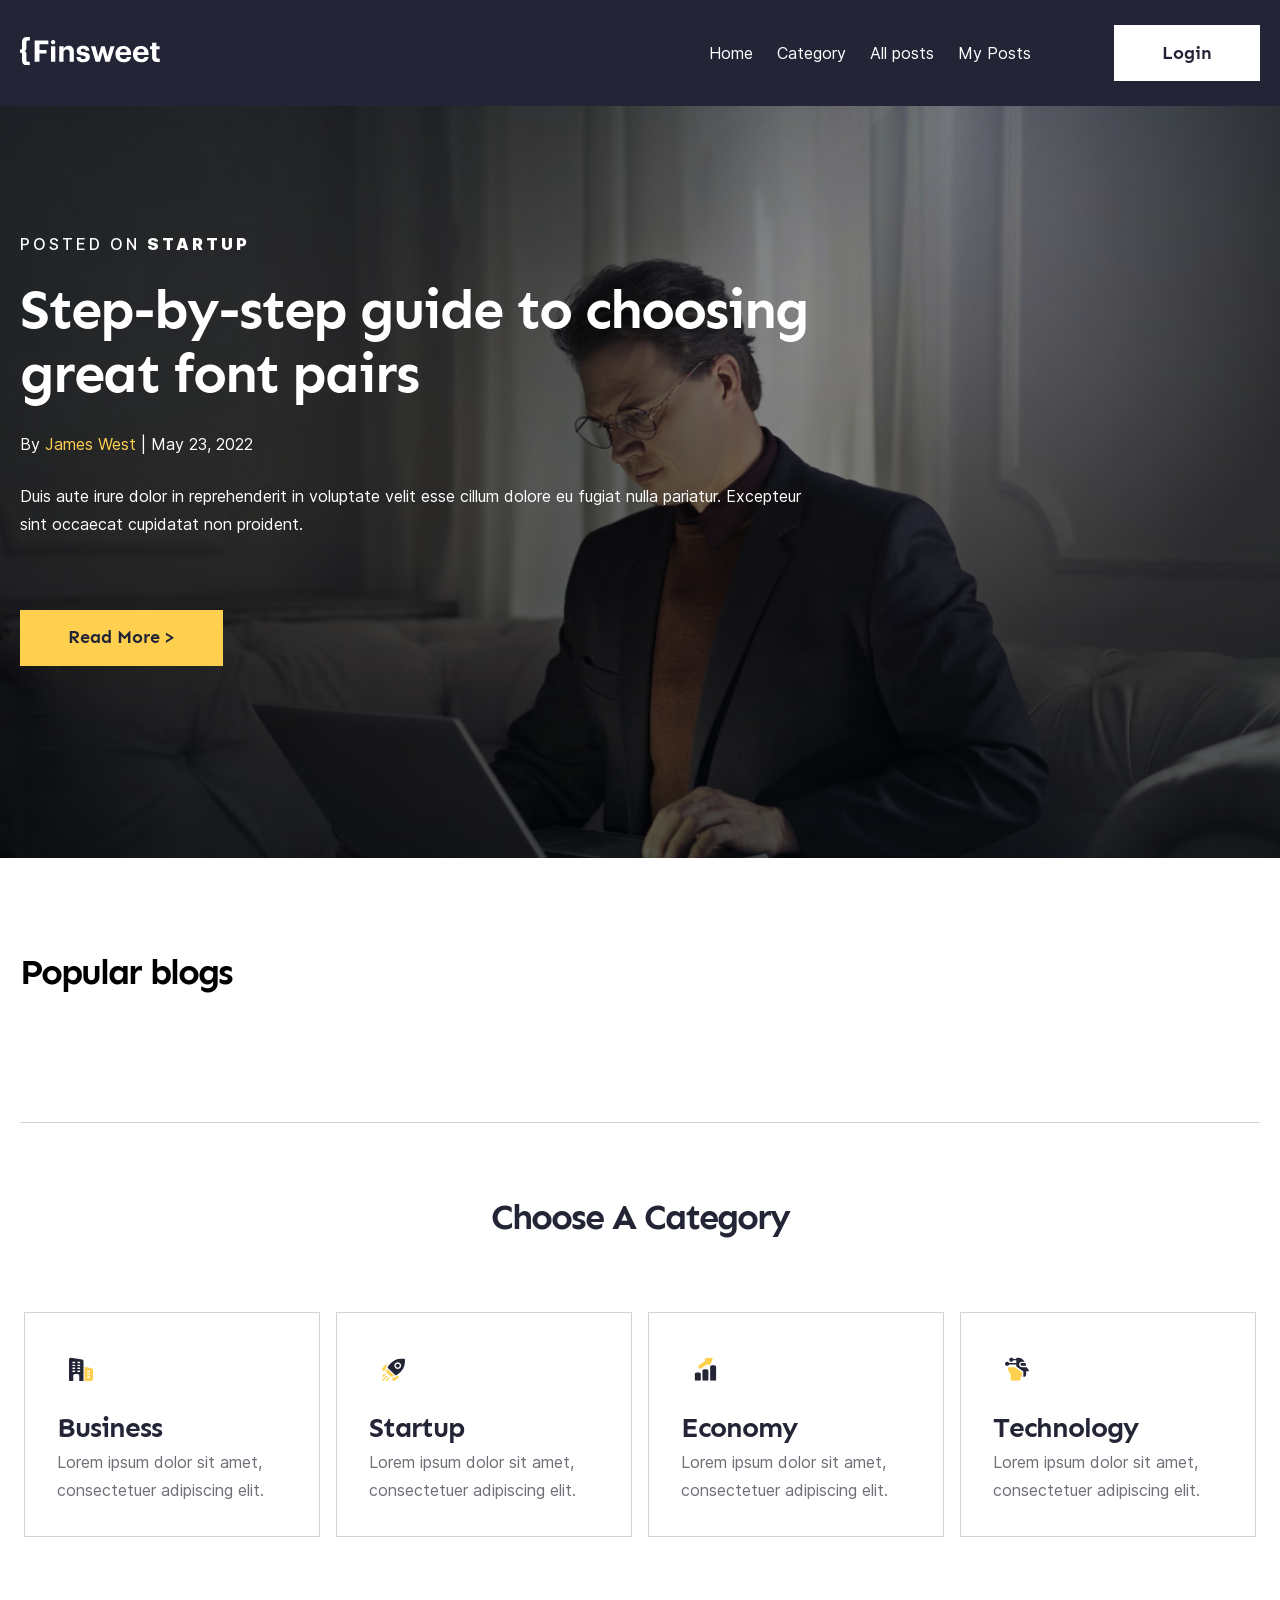
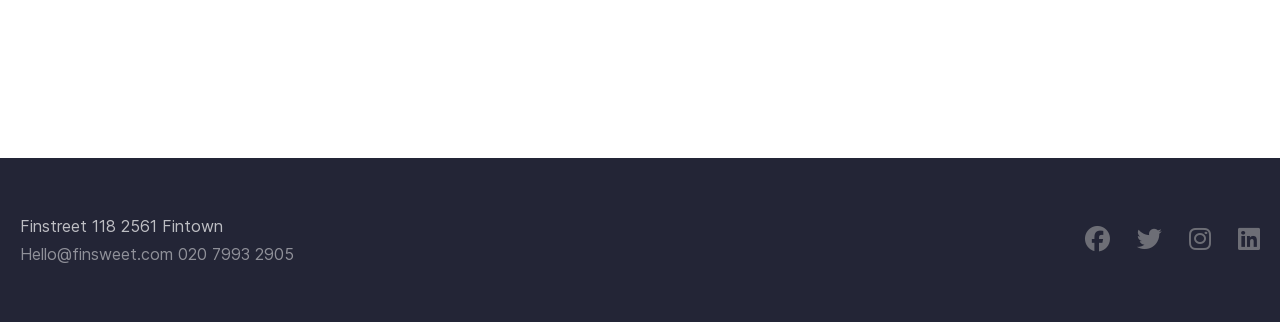
<file: index.html>
<!DOCTYPE html>
<html lang="en">

<head>
    <meta charset="UTF-8">
    <meta http-equiv="X-UA-Compatible" content="IE=edge">
    <meta name="viewport" content="width=device-width, initial-scale=1.0">
    <title>{Finsweet</title>

    <link rel="apple-touch-icon" sizes="180x180" href="./images/favicon/apple-touch-icon.png">
    <link rel="icon" type="image/png" sizes="32x32" href="./images/favicon/favicon-32x32.png">
    <link rel="icon" type="image/png" sizes="16x16" href="./images/favicon/favicon-16x16.png">
    <link rel="manifest" href="./images/favicon/site.webmanifest">

    <link rel="stylesheet" href="https://cdnjs.cloudflare.com/ajax/libs/font-awesome/6.4.0/css/all.min.css" integrity="sha512-iecdLmaskl7CVkqkXNQ/ZH/XLlvWZOJyj7Yy7tcenmpD1ypASozpmT/E0iPtmFIB46ZmdtAc9eNBvH0H/ZpiBw==" crossorigin="anonymous" referrerpolicy="no-referrer"
    />

    <link rel="stylesheet" href="./css/main.css">
</head>

<body>
    <header>
        <nav>
            <div class="container">
                <div class="nav">
                    <div class="nav__logo">
                        <a href="./index.html"><img src="./images/svg/Logo.svg" alt="finsweet"></a>
                    </div>
                    <div class="nav__menuOpen">
                        <i class="fa-solid fa-bars" style="color: #ffffff;"></i>
                    </div>
                    <ul class="nav__mobileMenu">
                        <li class="nav__mobileMenu-item">
                            <a href="./index.html"><svg width="140" height="29" viewBox="0 0 140 29" fill="none" xmlns="http://www.w3.org/2000/svg">
                                <g clip-path="url(#clip0_4519_674)">
                                <path d="M139.752 21.6557V25.1203H136.846C133.745 25.0228 132.088 23.3481 132.088 20.2026V12.2899H130.059V9.25068H132.088V5.84814H136.376V9.21523H139.655V12.2456H136.376V19.7773C136.376 20.7962 136.58 21.6114 138.148 21.6114L139.752 21.6557Z" fill="white"/>
                                <path d="M112.965 17.2166V16.9862C112.919 15.9671 113.074 14.9488 113.422 13.9898C113.77 13.0308 114.303 12.1498 114.992 11.3975C115.681 10.6451 116.512 10.0361 117.437 9.6054C118.362 9.17468 119.362 8.9307 120.382 8.88745C120.585 8.88745 120.798 8.88745 121.002 8.88745C125.051 8.88745 128.604 11.2444 128.604 16.8621V18.0583H117.351C117.466 20.6457 118.866 22.1077 121.223 22.1077C123.252 22.1077 124.2 21.2216 124.475 19.928H128.525C128.028 23.3039 125.335 25.1824 121.073 25.1824C116.394 25.1469 112.965 22.1875 112.965 17.2166ZM124.387 15.3469C124.236 12.99 123.049 11.8558 120.984 11.8558C118.919 11.8558 117.732 13.1318 117.44 15.3469H124.387Z" fill="white"/>
                                <path d="M95.4573 17.2166V16.9862C95.4108 15.9685 95.5654 14.9516 95.9122 13.9937C96.259 13.0358 96.7912 12.1557 97.4783 11.4035C98.1654 10.6514 98.994 10.042 99.9168 9.61032C100.839 9.1786 101.838 8.93296 102.856 8.88745C103.06 8.88745 103.272 8.88745 103.476 8.88745C107.526 8.88745 111.088 11.2444 111.088 16.8621V18.0583H99.8433C99.9585 20.6457 101.359 22.1077 103.716 22.1077C105.745 22.1077 106.693 21.2216 106.967 19.928H111.017C110.512 23.3039 107.818 25.1824 103.556 25.1824C98.8864 25.1469 95.4573 22.1875 95.4573 17.2166ZM106.879 15.3469C106.728 12.99 105.541 11.8558 103.476 11.8558C101.412 11.8558 100.26 13.1672 99.932 15.3381L106.879 15.3469Z" fill="white"/>
                                <path d="M70.8867 9.21509H75.4234L78.1968 19.7239L81.2361 9.21509H84.7804L87.5272 19.7239L90.4513 9.21509H94.607L89.6804 24.8277H85.4272L82.769 15.0277L79.9247 24.8277H75.6184L70.8867 9.21509Z" fill="white"/>
                                <path d="M56.4688 19.9189H60.5181C60.7042 21.3278 61.4042 22.1341 63.265 22.1341C64.9308 22.1341 65.7017 21.505 65.7017 20.4328C65.7017 19.3607 64.8156 18.9088 62.5472 18.5898C58.3915 17.9607 56.7877 16.7645 56.7877 13.7164C56.7877 10.4645 59.765 8.85181 62.9903 8.85181C66.4548 8.85181 69.0688 10.11 69.4409 13.6986H65.4447C65.4192 13.4212 65.339 13.1516 65.2087 12.9053C65.0784 12.6591 64.9006 12.4411 64.6855 12.264C64.4705 12.0868 64.2225 11.9541 63.9559 11.8733C63.6892 11.7926 63.4092 11.7655 63.132 11.7936H62.9991C61.5991 11.7936 60.7839 12.4493 60.7839 13.4062C60.7839 14.3632 61.5371 14.7797 63.8232 15.1075C67.7042 15.6923 69.8751 16.6759 69.8751 20.0164C69.8751 23.3569 67.4206 25.1467 63.3093 25.1467C59.1979 25.1467 56.5839 23.2948 56.4688 19.9189Z" fill="white"/>
                                <path d="M39.2617 9.21514H43.5503V11.6873C44.0337 10.7799 44.7674 10.0304 45.6643 9.52772C46.5612 9.02509 47.5835 8.79051 48.6098 8.85185C51.6491 8.85185 53.8554 10.7038 53.8554 14.9303V24.8632H49.6199V15.5506C49.6199 13.4329 48.7959 12.4227 46.882 12.4227C46.4774 12.3875 46.0699 12.4325 45.6829 12.5552C45.2958 12.6779 44.9368 12.8758 44.6264 13.1376C44.316 13.3995 44.0604 13.72 43.8742 14.0809C43.688 14.4417 43.5749 14.8358 43.5415 15.2405C43.5193 15.4288 43.5193 15.6192 43.5415 15.8076V24.8278H39.2617V9.21514Z" fill="white"/>
                                <path d="M30.9858 5.28988C30.9703 4.86229 31.0819 4.4397 31.3067 4.07562C31.5315 3.71153 31.8592 3.42233 32.2484 3.24462C32.6377 3.06691 33.0709 3.00868 33.4932 3.07731C33.9155 3.14594 34.308 3.33834 34.6209 3.63016C34.9338 3.92197 35.1531 4.30007 35.2511 4.71659C35.349 5.13311 35.3211 5.56932 35.171 5.96998C35.0208 6.37065 34.7552 6.71776 34.4076 6.96737C34.0601 7.21697 33.6463 7.35785 33.2187 7.37216H33.139C32.8736 7.38896 32.6074 7.35319 32.3559 7.2669C32.1043 7.18062 31.8723 7.04551 31.673 6.86934C31.4738 6.69317 31.3113 6.4794 31.1949 6.24028C31.0785 6.00117 31.0105 5.74143 30.9947 5.47596C30.9873 5.41422 30.9843 5.35204 30.9858 5.28988ZM30.9858 9.2152H35.3187V24.8279H31.0035L30.9858 9.2152Z" fill="white"/>
                                <path d="M14.6562 3.49121H28.355V7.27476H19.4942V12.9191H26.5119V16.5608H19.4854V24.8279H14.6562V3.49121Z" fill="white"/>
                                <path d="M6.38861 10.4734C6.38861 11.8114 6.38861 13.4418 4.54557 14.1063C6.43291 14.7532 6.38861 16.1266 6.38861 17.562V22.8785C6.38861 23.8886 6.7962 24.5 7.52279 24.6506C7.68244 24.7045 7.85064 24.7285 8.01899 24.7215H9.79114V28.2658H6.86709C3.7481 28.2658 2.02911 26.4937 2.02911 23.2063V16.9152C2.00699 16.5922 1.86458 16.2893 1.63 16.0662C1.39541 15.8431 1.08571 15.716 0.762025 15.7101H0V12.6H0.762025C1.09216 12.5956 1.40796 12.4644 1.64388 12.2334C1.87981 12.0024 2.01776 11.6895 2.02911 11.3595V4.97975C2.02911 1.74557 3.71266 0 6.86709 0H9.81772V3.49114H8.04557C7.87702 3.49163 7.70958 3.51854 7.54937 3.57089C6.82278 3.75696 6.41519 4.35949 6.41519 5.34304L6.38861 10.4734Z" fill="white"/>
                                </g>
                                <defs>
                                <clipPath id="clip0_4519_674">
                                <rect width="140" height="28.3544" fill="white"/>
                                </clipPath>
                                </defs>
                                </svg>
                                </a>
                            <i id="nav__menuClose" class="fa-solid fa-xmark"></i>
                        </li>
                        <li class="nav__mobileMenu-item">
                            <a href="./index.html">Home</a>
                        </li>
                        <li class="nav__mobileMenu-item">
                            <a href="#blog">Сategory</a>
                        </li>
                        <li class="nav__mobileMenu-item">
                            <a href="./allPosts.html">All posts</a>
                        </li>
                        <li class="nav__mobileMenu-item">
                            <a href="./myPosts.html">My Posts</a>
                        </li>
                        <li class="nav__mobileMenu-item">
                            <a href="./login.html">Login</a>
                        </li>
                    </ul>
                    <ul class="nav__menu">
                        <li class="nav__menu-item">
                            <a href="./index.html">Home</a>
                        </li>
                        <li class="nav__menu-item">
                            <a href="#blog">Сategory</a>
                        </li>
                        <li class="nav__menu-item">
                            <a href="./allPosts.html">All posts</a>
                        </li>
                        <li class="nav__menu-item">
                            <a href="./myPosts.html">My Posts</a>
                        </li>
                        <li class="nav__menu-item">
                            <a href="./login.html">Login</a>
                        </li>
                    </ul>
                </div>
            </div>
        </nav>
        <section class="hero">
            <div class="container">
                <div class="hero__textWrapper">
                    <p class="hero__posted">posted on <span>startup</span></p>

                    <h1 class="hero__title">Step-by-step guide to choosing great font pairs</h1>

                    <p class="hero__by">By <span>James West</span> | May 23, 2022 </p>

                    <p class="hero__info">Duis aute irure dolor in reprehenderit in voluptate velit esse cillum dolore eu fugiat nulla pariatur. Excepteur sint occaecat cupidatat non proident.</p>

                    <div class="btn__wrapper">
                        <button class="btn hero__btn">Read More ></button>
                    </div>
                </div>
            </div>
        </section>
    </header>

    <main>
        <section class="pop_blogs">
            <div class="container pop_blogs__container">
                <h2 class="pop_blogs__title">Popular blogs</h2>
                <div class="cards pop_blogs__cards">
                    <!-- <div class="card">
                        <img class="card__img" src="./images/hero.jpg" alt="person">

                        <div class="card__text">
                            <p class="card__by">By <span>James West</span> | May 23, 2022 </p>

                            <h4 class="card__title">Lorem ipsum dolor sit amet consectetur adipisicing elit. Sequi, iste.</h4>

                            <p class="card__info">Lorem ipsum dolor sit amet consectetur adipisicing elit. Doloremque voluptatibus nisi consequuntur expedita minima esse nostrum excepturi velit assumenda porro!</p>
                        </div>
                    </div>-->
                </div>
            </div>
        </section>
        <section id="blog" class="chooseCategory">
            <div class="container">
                <h2 class="chooseCategory__title">Choose A Category</h2>
                <div class="cards">
                    <!-- <a href="./category.html"> -->
                    <div id="business" onclick="handleClick('business')" class="card to_category_business">
                        <div class="card__img">
                            <img src="./images/svg/icon-busines.svg" alt="Business">
                        </div>
                        <h4 class="card__title">Business</h4>
                        <p class="card__text">Lorem ipsum dolor sit amet, consectetuer adipiscing elit.</p>
                    </div>
                    <!-- </a> -->
                    <!-- <a href="./category.html"> -->
                    <div id="startup" onclick="handleClick('startup')" class="card to_category_startup">
                        <div class="card__img">
                            <img src="./images/svg/icon-startup.svg" alt="Business">
                        </div>
                        <h4 class="card__title">Startup</h4>
                        <p class="card__text">Lorem ipsum dolor sit amet, consectetuer adipiscing elit.</p>
                    </div>
                    <!-- </a> -->
                    <!-- <a href="./category.html"> -->
                    <div id="economy" onclick="handleClick('economy')" class="card to_category_economy">
                        <div class="card__img">
                            <img src="./images/svg/icon-economy.svg" alt="Business">
                        </div>
                        <h4 class="card__title">Economy</h4>
                        <p class="card__text">Lorem ipsum dolor sit amet, consectetuer adipiscing elit.</p>
                    </div>
                    <!-- </a> -->
                    <!-- <a href="./category.html"> -->
                    <div id="technology" onclick="handleClick('technology')" class="card to_category_technology">
                        <div class="card__img">
                            <img src="./images/svg/icon-cyborg.svg" alt="Business">
                        </div>
                        <h4 class="card__title">Technology</h4>
                        <p class="card__text">Lorem ipsum dolor sit amet, consectetuer adipiscing elit.</p>
                    </div>
                    <!-- </a> -->
                </div>
            </div>
        </section>
    </main>

    <footer>
        <div class="container">
            <div class="footer">
                <div class="footer__info">
                    <div>Finstreet 118 2561 Fintown</div>
                    <div class="footer__info--email-tel">
                        <a class="footer__info-email" href="mailto:Hello@finsweet.com">Hello@finsweet.com</a>
                        <a class="footer__info-tel" href="tel:+02079932905">020 7993 2905</a>
                    </div>
                </div>
                <div class="footer__socials">
                    <a href="http://www.facebook.com/" target="_blank">
                        <i class="fa-brands fa-facebook"></i>
                    </a>
                    <a href="http://www.twitter.com/" target="_blank">
                        <i class="fa-brands fa-twitter"></i>
                    </a>
                    <a href="http://www.instagram.com/" target="_blank">
                        <i class="fa-brands fa-instagram"></i>
                    </a>
                    <a href="http://www.linkedin.com/" target="_blank">
                        <i class="fa-brands fa-linkedin"></i>
                    </a>
                </div>
            </div>
        </div>
    </footer>
    <script>
        function handleClick(divId) {
            var divText = document.getElementById(divId).querySelector("h4").textContent;

            window.location.href = "./category.html?divText=" + divText;
        }
    </script>
    <script src="./js/app.js"></script>
    <script src="./js/home.js"></script>
</body>

</html>
</file>
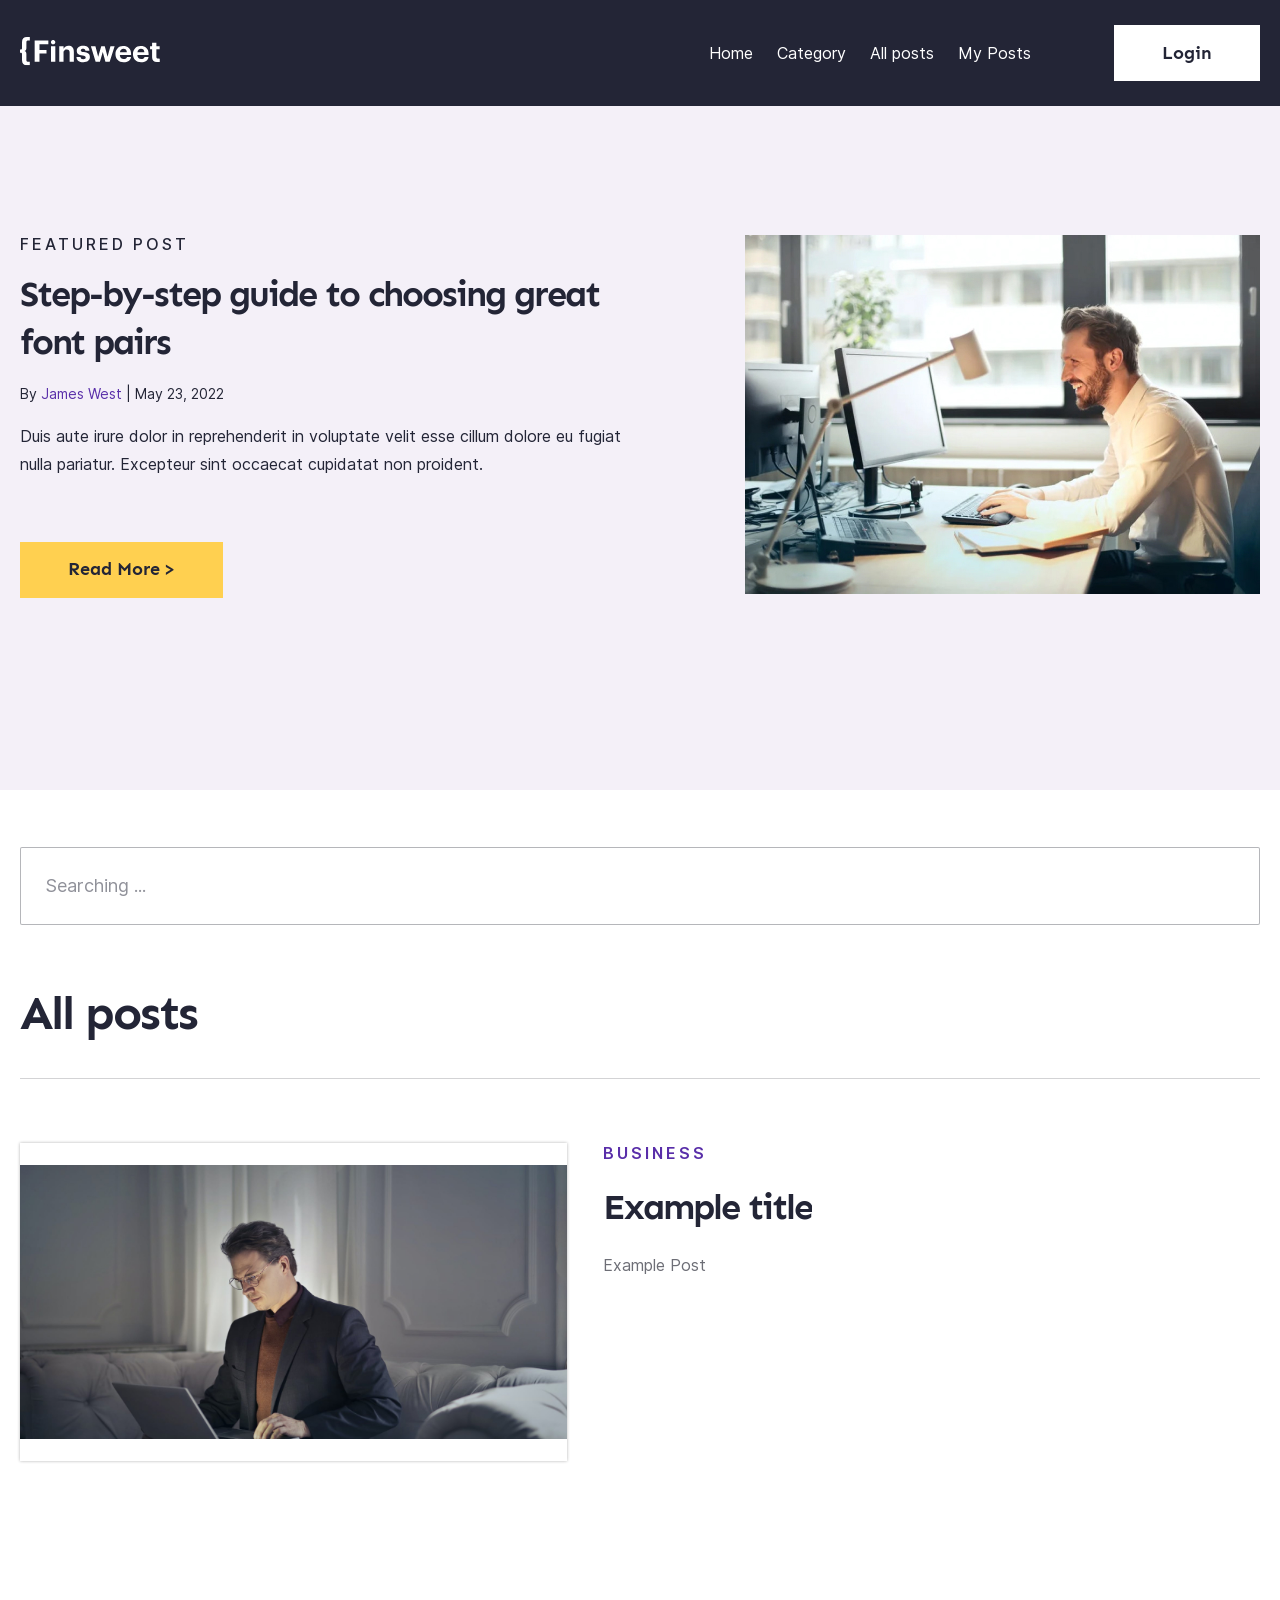
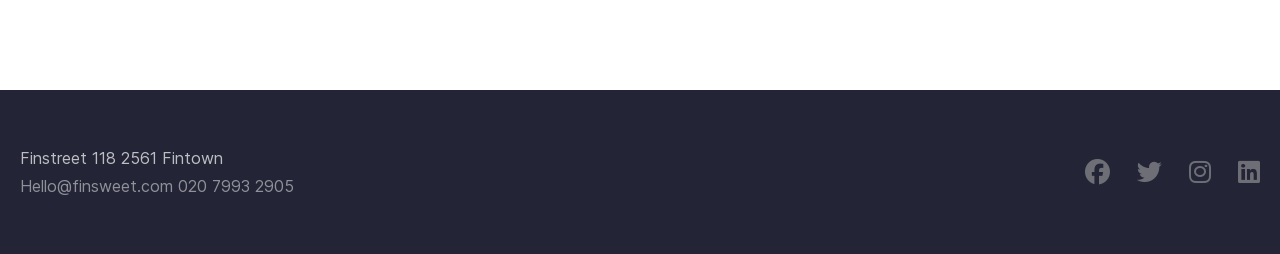
<file: allPosts.html>
<!DOCTYPE html>
<html lang="en">

<head>
    <meta charset="UTF-8">
    <meta http-equiv="X-UA-Compatible" content="IE=edge">
    <meta name="viewport" content="width=device-width, initial-scale=1.0">
    <title>{Finsweet | All posts</title>

    <link rel="apple-touch-icon" sizes="180x180" href="./images/favicon/apple-touch-icon.png">
    <link rel="icon" type="image/png" sizes="32x32" href="./images/favicon/favicon-32x32.png">
    <link rel="icon" type="image/png" sizes="16x16" href="./images/favicon/favicon-16x16.png">
    <link rel="manifest" href="./images/favicon/site.webmanifest">

    <link rel="stylesheet" href="https://cdnjs.cloudflare.com/ajax/libs/font-awesome/6.4.0/css/all.min.css" integrity="sha512-iecdLmaskl7CVkqkXNQ/ZH/XLlvWZOJyj7Yy7tcenmpD1ypASozpmT/E0iPtmFIB46ZmdtAc9eNBvH0H/ZpiBw==" crossorigin="anonymous" referrerpolicy="no-referrer"
    />

    <link rel="stylesheet" href="./css/main.css">
</head>

<body>
    <header>
        <nav>
            <div class="container">
                <div class="nav">
                    <div class="nav__logo">
                        <a href="./index.html"><img src="./images/svg/Logo.svg" alt="finsweet"></a>
                    </div>
                    <div class="nav__menuOpen">
                        <i class="fa-solid fa-bars" style="color: #ffffff;"></i>
                    </div>
                    <ul class="nav__mobileMenu">
                        <li class="nav__mobileMenu-item">
                            <a href="./index.html"><svg width="140" height="29" viewBox="0 0 140 29" fill="none" xmlns="http://www.w3.org/2000/svg">
                                <g clip-path="url(#clip0_4519_674)">
                                <path d="M139.752 21.6557V25.1203H136.846C133.745 25.0228 132.088 23.3481 132.088 20.2026V12.2899H130.059V9.25068H132.088V5.84814H136.376V9.21523H139.655V12.2456H136.376V19.7773C136.376 20.7962 136.58 21.6114 138.148 21.6114L139.752 21.6557Z" fill="white"/>
                                <path d="M112.965 17.2166V16.9862C112.919 15.9671 113.074 14.9488 113.422 13.9898C113.77 13.0308 114.303 12.1498 114.992 11.3975C115.681 10.6451 116.512 10.0361 117.437 9.6054C118.362 9.17468 119.362 8.9307 120.382 8.88745C120.585 8.88745 120.798 8.88745 121.002 8.88745C125.051 8.88745 128.604 11.2444 128.604 16.8621V18.0583H117.351C117.466 20.6457 118.866 22.1077 121.223 22.1077C123.252 22.1077 124.2 21.2216 124.475 19.928H128.525C128.028 23.3039 125.335 25.1824 121.073 25.1824C116.394 25.1469 112.965 22.1875 112.965 17.2166ZM124.387 15.3469C124.236 12.99 123.049 11.8558 120.984 11.8558C118.919 11.8558 117.732 13.1318 117.44 15.3469H124.387Z" fill="white"/>
                                <path d="M95.4573 17.2166V16.9862C95.4108 15.9685 95.5654 14.9516 95.9122 13.9937C96.259 13.0358 96.7912 12.1557 97.4783 11.4035C98.1654 10.6514 98.994 10.042 99.9168 9.61032C100.839 9.1786 101.838 8.93296 102.856 8.88745C103.06 8.88745 103.272 8.88745 103.476 8.88745C107.526 8.88745 111.088 11.2444 111.088 16.8621V18.0583H99.8433C99.9585 20.6457 101.359 22.1077 103.716 22.1077C105.745 22.1077 106.693 21.2216 106.967 19.928H111.017C110.512 23.3039 107.818 25.1824 103.556 25.1824C98.8864 25.1469 95.4573 22.1875 95.4573 17.2166ZM106.879 15.3469C106.728 12.99 105.541 11.8558 103.476 11.8558C101.412 11.8558 100.26 13.1672 99.932 15.3381L106.879 15.3469Z" fill="white"/>
                                <path d="M70.8867 9.21509H75.4234L78.1968 19.7239L81.2361 9.21509H84.7804L87.5272 19.7239L90.4513 9.21509H94.607L89.6804 24.8277H85.4272L82.769 15.0277L79.9247 24.8277H75.6184L70.8867 9.21509Z" fill="white"/>
                                <path d="M56.4688 19.9189H60.5181C60.7042 21.3278 61.4042 22.1341 63.265 22.1341C64.9308 22.1341 65.7017 21.505 65.7017 20.4328C65.7017 19.3607 64.8156 18.9088 62.5472 18.5898C58.3915 17.9607 56.7877 16.7645 56.7877 13.7164C56.7877 10.4645 59.765 8.85181 62.9903 8.85181C66.4548 8.85181 69.0688 10.11 69.4409 13.6986H65.4447C65.4192 13.4212 65.339 13.1516 65.2087 12.9053C65.0784 12.6591 64.9006 12.4411 64.6855 12.264C64.4705 12.0868 64.2225 11.9541 63.9559 11.8733C63.6892 11.7926 63.4092 11.7655 63.132 11.7936H62.9991C61.5991 11.7936 60.7839 12.4493 60.7839 13.4062C60.7839 14.3632 61.5371 14.7797 63.8232 15.1075C67.7042 15.6923 69.8751 16.6759 69.8751 20.0164C69.8751 23.3569 67.4206 25.1467 63.3093 25.1467C59.1979 25.1467 56.5839 23.2948 56.4688 19.9189Z" fill="white"/>
                                <path d="M39.2617 9.21514H43.5503V11.6873C44.0337 10.7799 44.7674 10.0304 45.6643 9.52772C46.5612 9.02509 47.5835 8.79051 48.6098 8.85185C51.6491 8.85185 53.8554 10.7038 53.8554 14.9303V24.8632H49.6199V15.5506C49.6199 13.4329 48.7959 12.4227 46.882 12.4227C46.4774 12.3875 46.0699 12.4325 45.6829 12.5552C45.2958 12.6779 44.9368 12.8758 44.6264 13.1376C44.316 13.3995 44.0604 13.72 43.8742 14.0809C43.688 14.4417 43.5749 14.8358 43.5415 15.2405C43.5193 15.4288 43.5193 15.6192 43.5415 15.8076V24.8278H39.2617V9.21514Z" fill="white"/>
                                <path d="M30.9858 5.28988C30.9703 4.86229 31.0819 4.4397 31.3067 4.07562C31.5315 3.71153 31.8592 3.42233 32.2484 3.24462C32.6377 3.06691 33.0709 3.00868 33.4932 3.07731C33.9155 3.14594 34.308 3.33834 34.6209 3.63016C34.9338 3.92197 35.1531 4.30007 35.2511 4.71659C35.349 5.13311 35.3211 5.56932 35.171 5.96998C35.0208 6.37065 34.7552 6.71776 34.4076 6.96737C34.0601 7.21697 33.6463 7.35785 33.2187 7.37216H33.139C32.8736 7.38896 32.6074 7.35319 32.3559 7.2669C32.1043 7.18062 31.8723 7.04551 31.673 6.86934C31.4738 6.69317 31.3113 6.4794 31.1949 6.24028C31.0785 6.00117 31.0105 5.74143 30.9947 5.47596C30.9873 5.41422 30.9843 5.35204 30.9858 5.28988ZM30.9858 9.2152H35.3187V24.8279H31.0035L30.9858 9.2152Z" fill="white"/>
                                <path d="M14.6562 3.49121H28.355V7.27476H19.4942V12.9191H26.5119V16.5608H19.4854V24.8279H14.6562V3.49121Z" fill="white"/>
                                <path d="M6.38861 10.4734C6.38861 11.8114 6.38861 13.4418 4.54557 14.1063C6.43291 14.7532 6.38861 16.1266 6.38861 17.562V22.8785C6.38861 23.8886 6.7962 24.5 7.52279 24.6506C7.68244 24.7045 7.85064 24.7285 8.01899 24.7215H9.79114V28.2658H6.86709C3.7481 28.2658 2.02911 26.4937 2.02911 23.2063V16.9152C2.00699 16.5922 1.86458 16.2893 1.63 16.0662C1.39541 15.8431 1.08571 15.716 0.762025 15.7101H0V12.6H0.762025C1.09216 12.5956 1.40796 12.4644 1.64388 12.2334C1.87981 12.0024 2.01776 11.6895 2.02911 11.3595V4.97975C2.02911 1.74557 3.71266 0 6.86709 0H9.81772V3.49114H8.04557C7.87702 3.49163 7.70958 3.51854 7.54937 3.57089C6.82278 3.75696 6.41519 4.35949 6.41519 5.34304L6.38861 10.4734Z" fill="white"/>
                                </g>
                                <defs>
                                <clipPath id="clip0_4519_674">
                                <rect width="140" height="28.3544" fill="white"/>
                                </clipPath>
                                </defs>
                                </svg>
                                </a>
                            <i id="nav__menuClose" class="fa-solid fa-xmark"></i>
                        </li>
                        <li class="nav__mobileMenu-item">
                            <a href="./index.html">Home</a>
                        </li>
                        <li class="nav__mobileMenu-item">
                            <a href="./index.html#blog">Сategory</a>
                        </li>
                        <li class="nav__mobileMenu-item">
                            <a href="./allPosts.html">All posts</a>
                        </li>
                        <li class="nav__mobileMenu-item">
                            <a href="./myPosts.html">My Posts</a>
                        </li>
                        <li class="nav__mobileMenu-item">
                            <a href="./login.html">Login</a>
                        </li>
                    </ul>
                    <ul class="nav__menu">
                        <li class="nav__menu-item">
                            <a href="./index.html">Home</a>
                        </li>
                        <li class="nav__menu-item">
                            <a href="./index.html#blog">Сategory</a>
                        </li>
                        <li class="nav__menu-item">
                            <a href="./allPosts.html">All posts</a>
                        </li>
                        <li class="nav__menu-item">
                            <a href="./myPosts.html">My Posts</a>
                        </li>
                        <li class="nav__menu-item">
                            <a href="./login.html">Login</a>
                        </li>
                    </ul>
                </div>
            </div>
        </nav>
        <section class="allPost">
            <div class="container">
                <div class="allPost__textWrapper">
                    <p class="allPost__posted">Featured Post</p>

                    <h1 class="allPost__title">Step-by-step guide to choosing great font pairs</h1>

                    <p class="allPost__by">By <span>James West</span> | May 23, 2022 </p>

                    <p class="allPost__info">Duis aute irure dolor in reprehenderit in voluptate velit esse cillum dolore eu fugiat nulla pariatur. Excepteur sint occaecat cupidatat non proident.</p>

                    <div class="allPost__btn__wrapper">
                        <button class="btn allPost__btn">Read More ></button>
                    </div>
                </div>
                <div class="allPost__imgWrapper">
                    <img src="./images/allPost_hero.jpg" alt="hero">
                </div>
            </div>
        </section>
    </header>

    <main>
        <section class="allPosts__resaults-wrapper">
            <div class="container">
                <form class="allPosts__form">
                    <input class="allPosts__search" type="text" placeholder="Searching ...">
                </form>

                <div class="allPosts__text">
                    <h2>All posts</h2>
                </div>

                <div class="allPosts__resaults">
                    <div class="card">
                        <img src="./images/hero.jpg" alt="person">
                        <div class="card__text">
                            <span class="card__theme">Business</span>
                            <h3 class="card__title">Example title</h3>
                            <p class="card__info">Example Post</p>
                        </div>
                    </div>
                </div>


                <div class="allPosts__pagination">

                </div>
            </div>
        </section>
    </main>

    <footer>
        <div class="container">
            <div class="footer">
                <div class="footer__info">
                    <div>Finstreet 118 2561 Fintown</div>
                    <div class="footer__info--email-tel">
                        <a class="footer__info-email" href="mailto:Hello@finsweet.com">Hello@finsweet.com</a>
                        <a class="footer__info-tel" href="tel:+02079932905">020 7993 2905</a>
                    </div>
                </div>
                <div class="footer__socials">
                    <a href="http://www.facebook.com/" target="_blank">
                        <i class="fa-brands fa-facebook"></i>
                    </a>
                    <a href="http://www.twitter.com/" target="_blank">
                        <i class="fa-brands fa-twitter"></i>
                    </a>
                    <a href="http://www.instagram.com/" target="_blank">
                        <i class="fa-brands fa-instagram"></i>
                    </a>
                    <a href="http://www.linkedin.com/" target="_blank">
                        <i class="fa-brands fa-linkedin"></i>
                    </a>
                </div>
            </div>
        </div>
    </footer>
    <script src="./js/app.js"></script>
    <script src="./js/allPosts.js"></script>
</body>

</html>
</file>
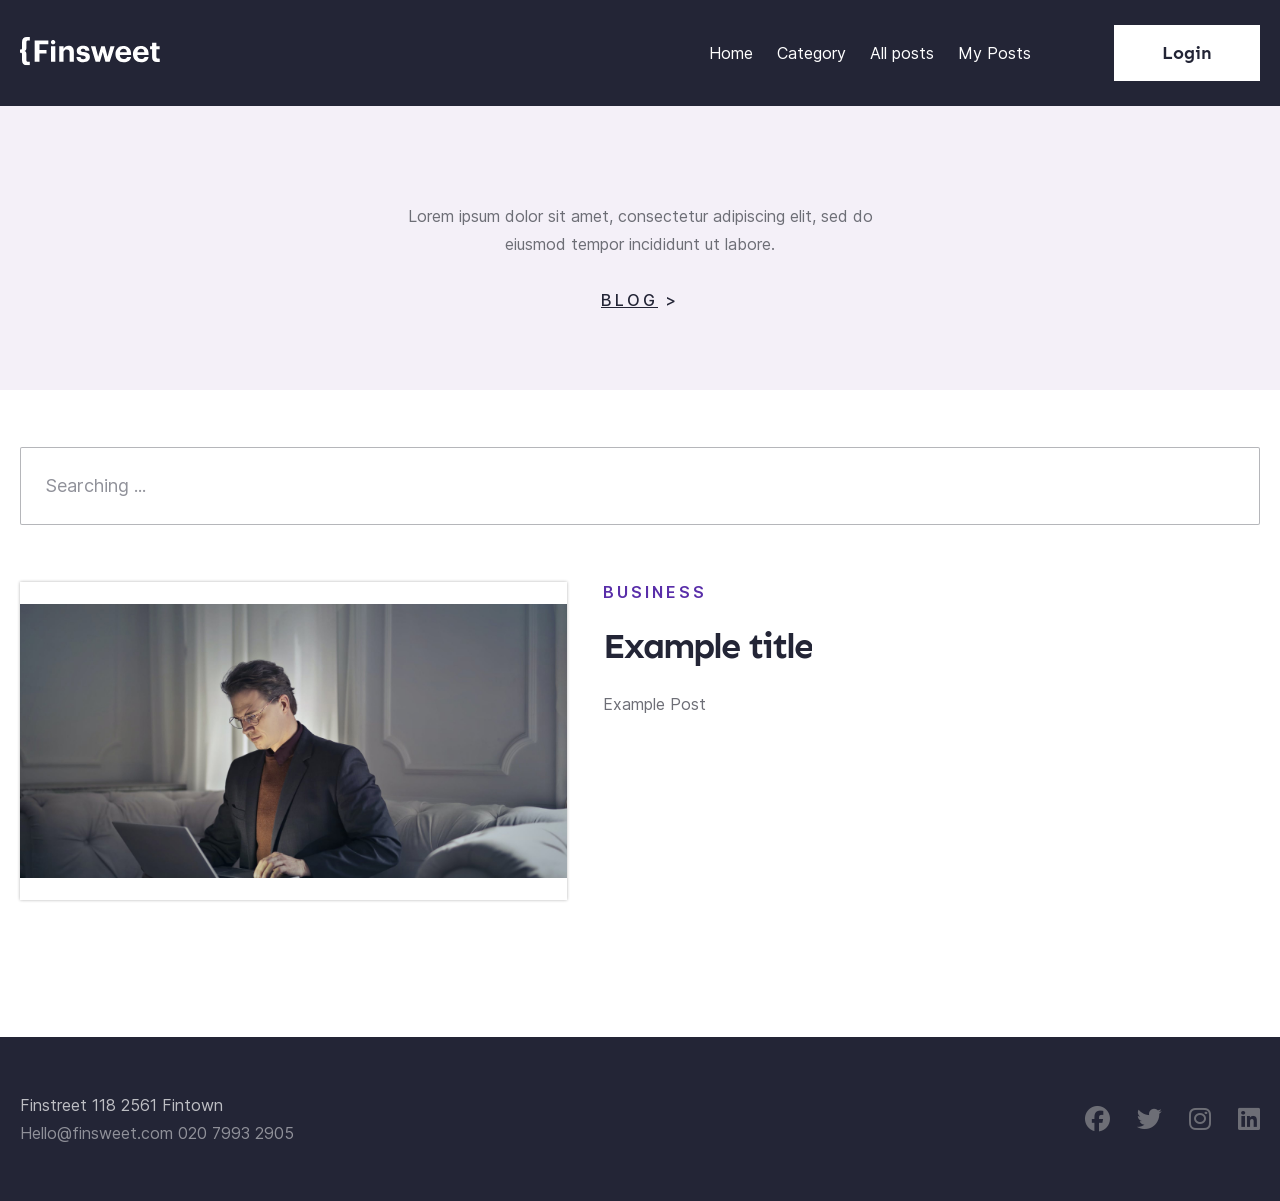
<file: category.html>
<!DOCTYPE html>
<html lang="en">

<head>
    <meta charset="UTF-8">
    <meta http-equiv="X-UA-Compatible" content="IE=edge">
    <meta name="viewport" content="width=device-width, initial-scale=1.0">
    <title>{Finsweet | Category</title>

    <link rel="apple-touch-icon" sizes="180x180" href="./images/favicon/apple-touch-icon.png">
    <link rel="icon" type="image/png" sizes="32x32" href="./images/favicon/favicon-32x32.png">
    <link rel="icon" type="image/png" sizes="16x16" href="./images/favicon/favicon-16x16.png">
    <link rel="manifest" href="./images/favicon/site.webmanifest">

    <link rel="stylesheet" href="https://cdnjs.cloudflare.com/ajax/libs/font-awesome/6.4.0/css/all.min.css" integrity="sha512-iecdLmaskl7CVkqkXNQ/ZH/XLlvWZOJyj7Yy7tcenmpD1ypASozpmT/E0iPtmFIB46ZmdtAc9eNBvH0H/ZpiBw==" crossorigin="anonymous" referrerpolicy="no-referrer"
    />

    <link rel="stylesheet" href="./css/main.css">
</head>

<body>
    <header>
        <nav>
            <div class="container">
                <div class="nav">
                    <div class="nav__logo">
                        <a href="./index.html"><img src="./images/svg/Logo.svg" alt="finsweet"></a>
                    </div>
                    <div class="nav__menuOpen">
                        <i class="fa-solid fa-bars" style="color: #ffffff;"></i>
                    </div>
                    <ul class="nav__mobileMenu">
                        <li class="nav__mobileMenu-item">
                            <a href="./index.html"><svg width="140" height="29" viewBox="0 0 140 29" fill="none" xmlns="http://www.w3.org/2000/svg">
                                <g clip-path="url(#clip0_4519_674)">
                                <path d="M139.752 21.6557V25.1203H136.846C133.745 25.0228 132.088 23.3481 132.088 20.2026V12.2899H130.059V9.25068H132.088V5.84814H136.376V9.21523H139.655V12.2456H136.376V19.7773C136.376 20.7962 136.58 21.6114 138.148 21.6114L139.752 21.6557Z" fill="white"/>
                                <path d="M112.965 17.2166V16.9862C112.919 15.9671 113.074 14.9488 113.422 13.9898C113.77 13.0308 114.303 12.1498 114.992 11.3975C115.681 10.6451 116.512 10.0361 117.437 9.6054C118.362 9.17468 119.362 8.9307 120.382 8.88745C120.585 8.88745 120.798 8.88745 121.002 8.88745C125.051 8.88745 128.604 11.2444 128.604 16.8621V18.0583H117.351C117.466 20.6457 118.866 22.1077 121.223 22.1077C123.252 22.1077 124.2 21.2216 124.475 19.928H128.525C128.028 23.3039 125.335 25.1824 121.073 25.1824C116.394 25.1469 112.965 22.1875 112.965 17.2166ZM124.387 15.3469C124.236 12.99 123.049 11.8558 120.984 11.8558C118.919 11.8558 117.732 13.1318 117.44 15.3469H124.387Z" fill="white"/>
                                <path d="M95.4573 17.2166V16.9862C95.4108 15.9685 95.5654 14.9516 95.9122 13.9937C96.259 13.0358 96.7912 12.1557 97.4783 11.4035C98.1654 10.6514 98.994 10.042 99.9168 9.61032C100.839 9.1786 101.838 8.93296 102.856 8.88745C103.06 8.88745 103.272 8.88745 103.476 8.88745C107.526 8.88745 111.088 11.2444 111.088 16.8621V18.0583H99.8433C99.9585 20.6457 101.359 22.1077 103.716 22.1077C105.745 22.1077 106.693 21.2216 106.967 19.928H111.017C110.512 23.3039 107.818 25.1824 103.556 25.1824C98.8864 25.1469 95.4573 22.1875 95.4573 17.2166ZM106.879 15.3469C106.728 12.99 105.541 11.8558 103.476 11.8558C101.412 11.8558 100.26 13.1672 99.932 15.3381L106.879 15.3469Z" fill="white"/>
                                <path d="M70.8867 9.21509H75.4234L78.1968 19.7239L81.2361 9.21509H84.7804L87.5272 19.7239L90.4513 9.21509H94.607L89.6804 24.8277H85.4272L82.769 15.0277L79.9247 24.8277H75.6184L70.8867 9.21509Z" fill="white"/>
                                <path d="M56.4688 19.9189H60.5181C60.7042 21.3278 61.4042 22.1341 63.265 22.1341C64.9308 22.1341 65.7017 21.505 65.7017 20.4328C65.7017 19.3607 64.8156 18.9088 62.5472 18.5898C58.3915 17.9607 56.7877 16.7645 56.7877 13.7164C56.7877 10.4645 59.765 8.85181 62.9903 8.85181C66.4548 8.85181 69.0688 10.11 69.4409 13.6986H65.4447C65.4192 13.4212 65.339 13.1516 65.2087 12.9053C65.0784 12.6591 64.9006 12.4411 64.6855 12.264C64.4705 12.0868 64.2225 11.9541 63.9559 11.8733C63.6892 11.7926 63.4092 11.7655 63.132 11.7936H62.9991C61.5991 11.7936 60.7839 12.4493 60.7839 13.4062C60.7839 14.3632 61.5371 14.7797 63.8232 15.1075C67.7042 15.6923 69.8751 16.6759 69.8751 20.0164C69.8751 23.3569 67.4206 25.1467 63.3093 25.1467C59.1979 25.1467 56.5839 23.2948 56.4688 19.9189Z" fill="white"/>
                                <path d="M39.2617 9.21514H43.5503V11.6873C44.0337 10.7799 44.7674 10.0304 45.6643 9.52772C46.5612 9.02509 47.5835 8.79051 48.6098 8.85185C51.6491 8.85185 53.8554 10.7038 53.8554 14.9303V24.8632H49.6199V15.5506C49.6199 13.4329 48.7959 12.4227 46.882 12.4227C46.4774 12.3875 46.0699 12.4325 45.6829 12.5552C45.2958 12.6779 44.9368 12.8758 44.6264 13.1376C44.316 13.3995 44.0604 13.72 43.8742 14.0809C43.688 14.4417 43.5749 14.8358 43.5415 15.2405C43.5193 15.4288 43.5193 15.6192 43.5415 15.8076V24.8278H39.2617V9.21514Z" fill="white"/>
                                <path d="M30.9858 5.28988C30.9703 4.86229 31.0819 4.4397 31.3067 4.07562C31.5315 3.71153 31.8592 3.42233 32.2484 3.24462C32.6377 3.06691 33.0709 3.00868 33.4932 3.07731C33.9155 3.14594 34.308 3.33834 34.6209 3.63016C34.9338 3.92197 35.1531 4.30007 35.2511 4.71659C35.349 5.13311 35.3211 5.56932 35.171 5.96998C35.0208 6.37065 34.7552 6.71776 34.4076 6.96737C34.0601 7.21697 33.6463 7.35785 33.2187 7.37216H33.139C32.8736 7.38896 32.6074 7.35319 32.3559 7.2669C32.1043 7.18062 31.8723 7.04551 31.673 6.86934C31.4738 6.69317 31.3113 6.4794 31.1949 6.24028C31.0785 6.00117 31.0105 5.74143 30.9947 5.47596C30.9873 5.41422 30.9843 5.35204 30.9858 5.28988ZM30.9858 9.2152H35.3187V24.8279H31.0035L30.9858 9.2152Z" fill="white"/>
                                <path d="M14.6562 3.49121H28.355V7.27476H19.4942V12.9191H26.5119V16.5608H19.4854V24.8279H14.6562V3.49121Z" fill="white"/>
                                <path d="M6.38861 10.4734C6.38861 11.8114 6.38861 13.4418 4.54557 14.1063C6.43291 14.7532 6.38861 16.1266 6.38861 17.562V22.8785C6.38861 23.8886 6.7962 24.5 7.52279 24.6506C7.68244 24.7045 7.85064 24.7285 8.01899 24.7215H9.79114V28.2658H6.86709C3.7481 28.2658 2.02911 26.4937 2.02911 23.2063V16.9152C2.00699 16.5922 1.86458 16.2893 1.63 16.0662C1.39541 15.8431 1.08571 15.716 0.762025 15.7101H0V12.6H0.762025C1.09216 12.5956 1.40796 12.4644 1.64388 12.2334C1.87981 12.0024 2.01776 11.6895 2.02911 11.3595V4.97975C2.02911 1.74557 3.71266 0 6.86709 0H9.81772V3.49114H8.04557C7.87702 3.49163 7.70958 3.51854 7.54937 3.57089C6.82278 3.75696 6.41519 4.35949 6.41519 5.34304L6.38861 10.4734Z" fill="white"/>
                                </g>
                                <defs>
                                <clipPath id="clip0_4519_674">
                                <rect width="140" height="28.3544" fill="white"/>
                                </clipPath>
                                </defs>
                                </svg>
                                </a>
                            <i id="nav__menuClose" class="fa-solid fa-xmark"></i>
                        </li>
                        <li class="nav__mobileMenu-item">
                            <a href="./index.html">Home</a>
                        </li>
                        <li class="nav__mobileMenu-item">
                            <a href="./index.html#blog">Сategory</a>
                        </li>
                        <li class="nav__mobileMenu-item">
                            <a href="./allPosts.html">All posts</a>
                        </li>
                        <li class="nav__mobileMenu-item">
                            <a href="./myPosts.html">My Posts</a>
                        </li>
                        <li class="nav__mobileMenu-item">
                            <a href="./login.html">Login</a>
                        </li>
                    </ul>
                    <ul class="nav__menu">
                        <li class="nav__menu-item">
                            <a href="./index.html">Home</a>
                        </li>
                        <li class="nav__menu-item">
                            <a href="./index.html#blog">Сategory</a>
                        </li>
                        <li class="nav__menu-item">
                            <a href="./allPosts.html">All posts</a>
                        </li>
                        <li class="nav__menu-item">
                            <a href="./myPosts.html">My Posts</a>
                        </li>
                        <li class="nav__menu-item">
                            <a href="./login.html">Login</a>
                        </li>
                    </ul>
                </div>
            </div>
        </nav>
    </header>

    <main>
        <section class="category__header">
            <div class="container">
                <h1 id="heading" class="category__title">Startup</h1>
                <p class="category__description">Lorem ipsum dolor sit amet, consectetur adipiscing elit, sed do eiusmod tempor incididunt ut labore. </p>
                <span class="currentPageCategory"><a href="./index.html#blog">Blog</a>  > <span  id="name">startup</span></span>
            </div>
        </section>
        <section class="category__resaults-wrapper">
            <div class="container">
                <form class="category__form">
                    <input class="category__search" type="text" placeholder="Searching ...">
                </form>

                <div class="category__resaults">
                    <div class="card">
                        <img src="./images/hero.jpg" alt="person">
                        <div class="card__text">
                            <span class="card__theme">Business</span>
                            <h3 class="card__title">Example title</h3>
                            <p class="card__info">Example Post</p>
                        </div>
                    </div>
                </div>


                <div class="category__pagination">

                </div>
            </div>
        </section>
    </main>

    <footer>
        <div class="container">
            <div class="footer">
                <div class="footer__info">
                    <div>Finstreet 118 2561 Fintown</div>
                    <div class="footer__info--email-tel">
                        <a class="footer__info-email" href="mailto:Hello@finsweet.com">Hello@finsweet.com</a>
                        <a class="footer__info-tel" href="tel:+02079932905">020 7993 2905</a>
                    </div>
                </div>
                <div class="footer__socials">
                    <a href="http://www.facebook.com/" target="_blank">
                        <i class="fa-brands fa-facebook"></i>
                    </a>
                    <a href="http://www.twitter.com/" target="_blank">
                        <i class="fa-brands fa-twitter"></i>
                    </a>
                    <a href="http://www.instagram.com/" target="_blank">
                        <i class="fa-brands fa-instagram"></i>
                    </a>
                    <a href="http://www.linkedin.com/" target="_blank">
                        <i class="fa-brands fa-linkedin"></i>
                    </a>
                </div>
            </div>
        </div>
    </footer>
    <script>
        var urlParams = new URLSearchParams(window.location.search);
        var divText = urlParams.get('divText');
        document.getElementById('heading').textContent = divText;
        document.getElementById('name').textContent = divText;
    </script>
    <script src="./js/app.js"></script>
    <script src="./js/category.js"></script>
</body>

</html>
</file>
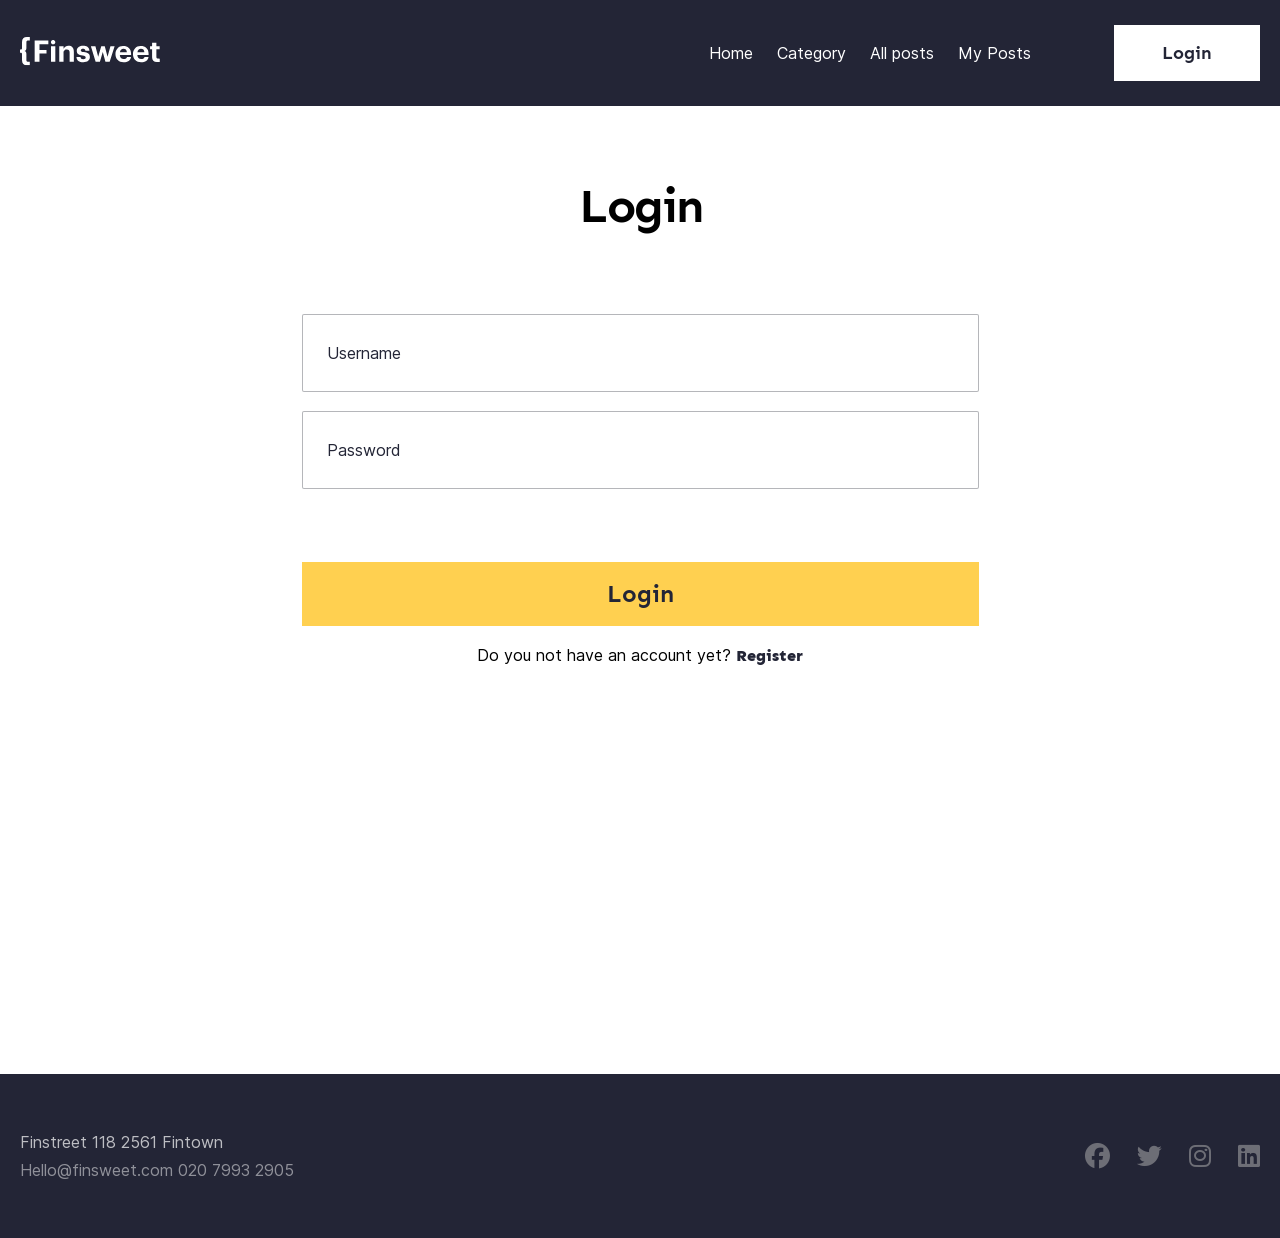
<file: login.html>
<!DOCTYPE html>
<html lang="en">

<head>
    <meta charset="UTF-8">
    <meta http-equiv="X-UA-Compatible" content="IE=edge">
    <meta name="viewport" content="width=device-width, initial-scale=1.0">
    <title>{Finsweet | Login</title>

    <link rel="apple-touch-icon" sizes="180x180" href="./images/favicon/apple-touch-icon.png">
    <link rel="icon" type="image/png" sizes="32x32" href="./images/favicon/favicon-32x32.png">
    <link rel="icon" type="image/png" sizes="16x16" href="./images/favicon/favicon-16x16.png">
    <link rel="manifest" href="./images/favicon/site.webmanifest">

    <link rel="stylesheet" href="https://cdnjs.cloudflare.com/ajax/libs/font-awesome/6.4.0/css/all.min.css" integrity="sha512-iecdLmaskl7CVkqkXNQ/ZH/XLlvWZOJyj7Yy7tcenmpD1ypASozpmT/E0iPtmFIB46ZmdtAc9eNBvH0H/ZpiBw==" crossorigin="anonymous" referrerpolicy="no-referrer"
    />
    <link rel="stylesheet" href="./css/main.css">
</head>

<body>
    <header>
        <nav>
            <div class="container">
                <div class="nav">
                    <div class="nav__logo">
                        <a href="./index.html"><img src="./images/svg/Logo.svg" alt="finsweet"></a>
                    </div>
                    <div class="nav__menuOpen">
                        <i class="fa-solid fa-bars" style="color: #ffffff;"></i>
                    </div>
                    <ul class="nav__mobileMenu">
                        <li class="nav__mobileMenu-item">
                            <a href="./index.html"><svg width="140" height="29" viewBox="0 0 140 29" fill="none" xmlns="http://www.w3.org/2000/svg">
                                <g clip-path="url(#clip0_4519_674)">
                                <path d="M139.752 21.6557V25.1203H136.846C133.745 25.0228 132.088 23.3481 132.088 20.2026V12.2899H130.059V9.25068H132.088V5.84814H136.376V9.21523H139.655V12.2456H136.376V19.7773C136.376 20.7962 136.58 21.6114 138.148 21.6114L139.752 21.6557Z" fill="white"/>
                                <path d="M112.965 17.2166V16.9862C112.919 15.9671 113.074 14.9488 113.422 13.9898C113.77 13.0308 114.303 12.1498 114.992 11.3975C115.681 10.6451 116.512 10.0361 117.437 9.6054C118.362 9.17468 119.362 8.9307 120.382 8.88745C120.585 8.88745 120.798 8.88745 121.002 8.88745C125.051 8.88745 128.604 11.2444 128.604 16.8621V18.0583H117.351C117.466 20.6457 118.866 22.1077 121.223 22.1077C123.252 22.1077 124.2 21.2216 124.475 19.928H128.525C128.028 23.3039 125.335 25.1824 121.073 25.1824C116.394 25.1469 112.965 22.1875 112.965 17.2166ZM124.387 15.3469C124.236 12.99 123.049 11.8558 120.984 11.8558C118.919 11.8558 117.732 13.1318 117.44 15.3469H124.387Z" fill="white"/>
                                <path d="M95.4573 17.2166V16.9862C95.4108 15.9685 95.5654 14.9516 95.9122 13.9937C96.259 13.0358 96.7912 12.1557 97.4783 11.4035C98.1654 10.6514 98.994 10.042 99.9168 9.61032C100.839 9.1786 101.838 8.93296 102.856 8.88745C103.06 8.88745 103.272 8.88745 103.476 8.88745C107.526 8.88745 111.088 11.2444 111.088 16.8621V18.0583H99.8433C99.9585 20.6457 101.359 22.1077 103.716 22.1077C105.745 22.1077 106.693 21.2216 106.967 19.928H111.017C110.512 23.3039 107.818 25.1824 103.556 25.1824C98.8864 25.1469 95.4573 22.1875 95.4573 17.2166ZM106.879 15.3469C106.728 12.99 105.541 11.8558 103.476 11.8558C101.412 11.8558 100.26 13.1672 99.932 15.3381L106.879 15.3469Z" fill="white"/>
                                <path d="M70.8867 9.21509H75.4234L78.1968 19.7239L81.2361 9.21509H84.7804L87.5272 19.7239L90.4513 9.21509H94.607L89.6804 24.8277H85.4272L82.769 15.0277L79.9247 24.8277H75.6184L70.8867 9.21509Z" fill="white"/>
                                <path d="M56.4688 19.9189H60.5181C60.7042 21.3278 61.4042 22.1341 63.265 22.1341C64.9308 22.1341 65.7017 21.505 65.7017 20.4328C65.7017 19.3607 64.8156 18.9088 62.5472 18.5898C58.3915 17.9607 56.7877 16.7645 56.7877 13.7164C56.7877 10.4645 59.765 8.85181 62.9903 8.85181C66.4548 8.85181 69.0688 10.11 69.4409 13.6986H65.4447C65.4192 13.4212 65.339 13.1516 65.2087 12.9053C65.0784 12.6591 64.9006 12.4411 64.6855 12.264C64.4705 12.0868 64.2225 11.9541 63.9559 11.8733C63.6892 11.7926 63.4092 11.7655 63.132 11.7936H62.9991C61.5991 11.7936 60.7839 12.4493 60.7839 13.4062C60.7839 14.3632 61.5371 14.7797 63.8232 15.1075C67.7042 15.6923 69.8751 16.6759 69.8751 20.0164C69.8751 23.3569 67.4206 25.1467 63.3093 25.1467C59.1979 25.1467 56.5839 23.2948 56.4688 19.9189Z" fill="white"/>
                                <path d="M39.2617 9.21514H43.5503V11.6873C44.0337 10.7799 44.7674 10.0304 45.6643 9.52772C46.5612 9.02509 47.5835 8.79051 48.6098 8.85185C51.6491 8.85185 53.8554 10.7038 53.8554 14.9303V24.8632H49.6199V15.5506C49.6199 13.4329 48.7959 12.4227 46.882 12.4227C46.4774 12.3875 46.0699 12.4325 45.6829 12.5552C45.2958 12.6779 44.9368 12.8758 44.6264 13.1376C44.316 13.3995 44.0604 13.72 43.8742 14.0809C43.688 14.4417 43.5749 14.8358 43.5415 15.2405C43.5193 15.4288 43.5193 15.6192 43.5415 15.8076V24.8278H39.2617V9.21514Z" fill="white"/>
                                <path d="M30.9858 5.28988C30.9703 4.86229 31.0819 4.4397 31.3067 4.07562C31.5315 3.71153 31.8592 3.42233 32.2484 3.24462C32.6377 3.06691 33.0709 3.00868 33.4932 3.07731C33.9155 3.14594 34.308 3.33834 34.6209 3.63016C34.9338 3.92197 35.1531 4.30007 35.2511 4.71659C35.349 5.13311 35.3211 5.56932 35.171 5.96998C35.0208 6.37065 34.7552 6.71776 34.4076 6.96737C34.0601 7.21697 33.6463 7.35785 33.2187 7.37216H33.139C32.8736 7.38896 32.6074 7.35319 32.3559 7.2669C32.1043 7.18062 31.8723 7.04551 31.673 6.86934C31.4738 6.69317 31.3113 6.4794 31.1949 6.24028C31.0785 6.00117 31.0105 5.74143 30.9947 5.47596C30.9873 5.41422 30.9843 5.35204 30.9858 5.28988ZM30.9858 9.2152H35.3187V24.8279H31.0035L30.9858 9.2152Z" fill="white"/>
                                <path d="M14.6562 3.49121H28.355V7.27476H19.4942V12.9191H26.5119V16.5608H19.4854V24.8279H14.6562V3.49121Z" fill="white"/>
                                <path d="M6.38861 10.4734C6.38861 11.8114 6.38861 13.4418 4.54557 14.1063C6.43291 14.7532 6.38861 16.1266 6.38861 17.562V22.8785C6.38861 23.8886 6.7962 24.5 7.52279 24.6506C7.68244 24.7045 7.85064 24.7285 8.01899 24.7215H9.79114V28.2658H6.86709C3.7481 28.2658 2.02911 26.4937 2.02911 23.2063V16.9152C2.00699 16.5922 1.86458 16.2893 1.63 16.0662C1.39541 15.8431 1.08571 15.716 0.762025 15.7101H0V12.6H0.762025C1.09216 12.5956 1.40796 12.4644 1.64388 12.2334C1.87981 12.0024 2.01776 11.6895 2.02911 11.3595V4.97975C2.02911 1.74557 3.71266 0 6.86709 0H9.81772V3.49114H8.04557C7.87702 3.49163 7.70958 3.51854 7.54937 3.57089C6.82278 3.75696 6.41519 4.35949 6.41519 5.34304L6.38861 10.4734Z" fill="white"/>
                                </g>
                                <defs>
                                <clipPath id="clip0_4519_674">
                                <rect width="140" height="28.3544" fill="white"/>
                                </clipPath>
                                </defs>
                                </svg>
                                </a>
                            <i id="nav__menuClose" class="fa-solid fa-xmark"></i>
                        </li>
                        <li class="nav__mobileMenu-item">
                            <a href="./index.html">Home</a>
                        </li>
                        <li class="nav__mobileMenu-item">
                            <a href="./index.html#blog">Сategory</a>
                        </li>
                        <li class="nav__mobileMenu-item">
                            <a href="./allPosts.html">All posts</a>
                        </li>
                        <li class="nav__mobileMenu-item">
                            <a href="./myPosts.html">My Posts</a>
                        </li>
                        <li class="nav__mobileMenu-item">
                            <a href="./login.html">Login</a>
                        </li>
                    </ul>
                    <ul class="nav__menu">
                        <li class="nav__menu-item">
                            <a href="./index.html">Home</a>
                        </li>
                        <li class="nav__menu-item">
                            <a href="./index.html#blog">Сategory</a>
                        </li>
                        <li class="nav__menu-item">
                            <a href="./allPosts.html">All posts</a>
                        </li>
                        <li class="nav__menu-item">
                            <a href="./myPosts.html">My Posts</a>
                        </li>
                        <li class="nav__menu-item">
                            <a href="./login.html">Login</a>
                        </li>
                    </ul>
                </div>
            </div>
        </nav>
    </header>

    <main>
        <div class="container">
            <div class="login_wrapper">
                <h1>Login</h1>
                <form class="form form__login">
                    <input class="username" type="text" placeholder="Username">
                    <input class="password" type="password" placeholder="Password">
                    <button class="btn btn_login" type="submit">Login</button>
                </form>
                <div class="to_register">
                    <span>Do you not have an account yet? <a href="./register.html">Register</a></span>
                </div>
            </div>
        </div>
    </main>

    <footer>
        <div class="container">
            <div class="footer">
                <div class="footer__info">
                    <div>Finstreet 118 2561 Fintown</div>
                    <div class="footer__info--email-tel">
                        <a class="footer__info-email" href="mailto:Hello@finsweet.com">Hello@finsweet.com</a>
                        <a class="footer__info-tel" href="tel:+02079932905">020 7993 2905</a>
                    </div>
                </div>
                <div class="footer__socials">
                    <a href="http://www.facebook.com/" target="_blank">
                        <i class="fa-brands fa-facebook"></i>
                    </a>
                    <a href="http://www.twitter.com/" target="_blank">
                        <i class="fa-brands fa-twitter"></i>
                    </a>
                    <a href="http://www.instagram.com/" target="_blank">
                        <i class="fa-brands fa-instagram"></i>
                    </a>
                    <a href="http://www.linkedin.com/" target="_blank">
                        <i class="fa-brands fa-linkedin"></i>
                    </a>
                </div>
            </div>
        </div>
    </footer>
    <script src="./js/app.js"></script>
</body>

</html>
</file>
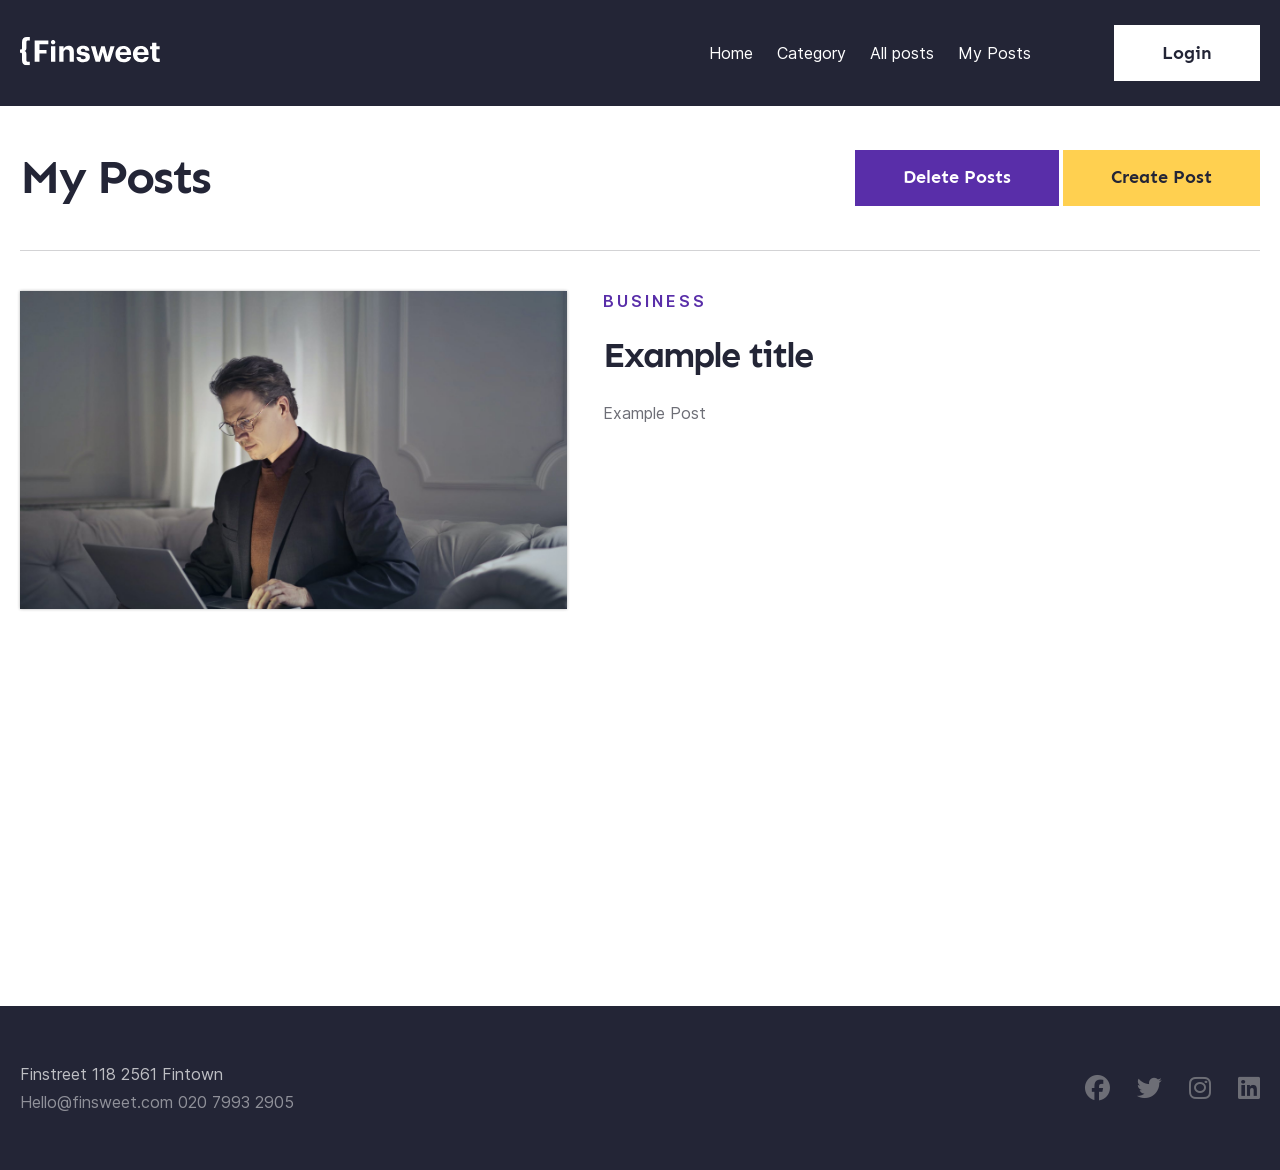
<file: myPosts.html>
<!DOCTYPE html>
<html lang="en">

<head>
    <meta charset="UTF-8">
    <meta http-equiv="X-UA-Compatible" content="IE=edge">
    <meta name="viewport" content="width=device-width, initial-scale=1.0">
    <title>{Finsweet | My Posts</title>

    <link rel="apple-touch-icon" sizes="180x180" href="./images/favicon/apple-touch-icon.png">
    <link rel="icon" type="image/png" sizes="32x32" href="./images/favicon/favicon-32x32.png">
    <link rel="icon" type="image/png" sizes="16x16" href="./images/favicon/favicon-16x16.png">
    <link rel="manifest" href="./images/favicon/site.webmanifest">

    <link rel="stylesheet" href="https://cdnjs.cloudflare.com/ajax/libs/font-awesome/6.4.0/css/all.min.css" integrity="sha512-iecdLmaskl7CVkqkXNQ/ZH/XLlvWZOJyj7Yy7tcenmpD1ypASozpmT/E0iPtmFIB46ZmdtAc9eNBvH0H/ZpiBw==" crossorigin="anonymous" referrerpolicy="no-referrer"
    />

    <link rel="stylesheet" href="./css/main.css">
</head>

<body>
    <header>
        <nav>
            <div class="container">
                <div class="nav">
                    <div class="nav__logo">
                        <a href="./index.html"><img src="./images/svg/Logo.svg" alt="finsweet"></a>
                    </div>
                    <div class="nav__menuOpen">
                        <i class="fa-solid fa-bars" style="color: #ffffff;"></i>
                    </div>
                    <ul class="nav__mobileMenu">
                        <li class="nav__mobileMenu-item">
                            <a href="./index.html"><svg width="140" height="29" viewBox="0 0 140 29" fill="none" xmlns="http://www.w3.org/2000/svg">
                                <g clip-path="url(#clip0_4519_674)">
                                <path d="M139.752 21.6557V25.1203H136.846C133.745 25.0228 132.088 23.3481 132.088 20.2026V12.2899H130.059V9.25068H132.088V5.84814H136.376V9.21523H139.655V12.2456H136.376V19.7773C136.376 20.7962 136.58 21.6114 138.148 21.6114L139.752 21.6557Z" fill="white"/>
                                <path d="M112.965 17.2166V16.9862C112.919 15.9671 113.074 14.9488 113.422 13.9898C113.77 13.0308 114.303 12.1498 114.992 11.3975C115.681 10.6451 116.512 10.0361 117.437 9.6054C118.362 9.17468 119.362 8.9307 120.382 8.88745C120.585 8.88745 120.798 8.88745 121.002 8.88745C125.051 8.88745 128.604 11.2444 128.604 16.8621V18.0583H117.351C117.466 20.6457 118.866 22.1077 121.223 22.1077C123.252 22.1077 124.2 21.2216 124.475 19.928H128.525C128.028 23.3039 125.335 25.1824 121.073 25.1824C116.394 25.1469 112.965 22.1875 112.965 17.2166ZM124.387 15.3469C124.236 12.99 123.049 11.8558 120.984 11.8558C118.919 11.8558 117.732 13.1318 117.44 15.3469H124.387Z" fill="white"/>
                                <path d="M95.4573 17.2166V16.9862C95.4108 15.9685 95.5654 14.9516 95.9122 13.9937C96.259 13.0358 96.7912 12.1557 97.4783 11.4035C98.1654 10.6514 98.994 10.042 99.9168 9.61032C100.839 9.1786 101.838 8.93296 102.856 8.88745C103.06 8.88745 103.272 8.88745 103.476 8.88745C107.526 8.88745 111.088 11.2444 111.088 16.8621V18.0583H99.8433C99.9585 20.6457 101.359 22.1077 103.716 22.1077C105.745 22.1077 106.693 21.2216 106.967 19.928H111.017C110.512 23.3039 107.818 25.1824 103.556 25.1824C98.8864 25.1469 95.4573 22.1875 95.4573 17.2166ZM106.879 15.3469C106.728 12.99 105.541 11.8558 103.476 11.8558C101.412 11.8558 100.26 13.1672 99.932 15.3381L106.879 15.3469Z" fill="white"/>
                                <path d="M70.8867 9.21509H75.4234L78.1968 19.7239L81.2361 9.21509H84.7804L87.5272 19.7239L90.4513 9.21509H94.607L89.6804 24.8277H85.4272L82.769 15.0277L79.9247 24.8277H75.6184L70.8867 9.21509Z" fill="white"/>
                                <path d="M56.4688 19.9189H60.5181C60.7042 21.3278 61.4042 22.1341 63.265 22.1341C64.9308 22.1341 65.7017 21.505 65.7017 20.4328C65.7017 19.3607 64.8156 18.9088 62.5472 18.5898C58.3915 17.9607 56.7877 16.7645 56.7877 13.7164C56.7877 10.4645 59.765 8.85181 62.9903 8.85181C66.4548 8.85181 69.0688 10.11 69.4409 13.6986H65.4447C65.4192 13.4212 65.339 13.1516 65.2087 12.9053C65.0784 12.6591 64.9006 12.4411 64.6855 12.264C64.4705 12.0868 64.2225 11.9541 63.9559 11.8733C63.6892 11.7926 63.4092 11.7655 63.132 11.7936H62.9991C61.5991 11.7936 60.7839 12.4493 60.7839 13.4062C60.7839 14.3632 61.5371 14.7797 63.8232 15.1075C67.7042 15.6923 69.8751 16.6759 69.8751 20.0164C69.8751 23.3569 67.4206 25.1467 63.3093 25.1467C59.1979 25.1467 56.5839 23.2948 56.4688 19.9189Z" fill="white"/>
                                <path d="M39.2617 9.21514H43.5503V11.6873C44.0337 10.7799 44.7674 10.0304 45.6643 9.52772C46.5612 9.02509 47.5835 8.79051 48.6098 8.85185C51.6491 8.85185 53.8554 10.7038 53.8554 14.9303V24.8632H49.6199V15.5506C49.6199 13.4329 48.7959 12.4227 46.882 12.4227C46.4774 12.3875 46.0699 12.4325 45.6829 12.5552C45.2958 12.6779 44.9368 12.8758 44.6264 13.1376C44.316 13.3995 44.0604 13.72 43.8742 14.0809C43.688 14.4417 43.5749 14.8358 43.5415 15.2405C43.5193 15.4288 43.5193 15.6192 43.5415 15.8076V24.8278H39.2617V9.21514Z" fill="white"/>
                                <path d="M30.9858 5.28988C30.9703 4.86229 31.0819 4.4397 31.3067 4.07562C31.5315 3.71153 31.8592 3.42233 32.2484 3.24462C32.6377 3.06691 33.0709 3.00868 33.4932 3.07731C33.9155 3.14594 34.308 3.33834 34.6209 3.63016C34.9338 3.92197 35.1531 4.30007 35.2511 4.71659C35.349 5.13311 35.3211 5.56932 35.171 5.96998C35.0208 6.37065 34.7552 6.71776 34.4076 6.96737C34.0601 7.21697 33.6463 7.35785 33.2187 7.37216H33.139C32.8736 7.38896 32.6074 7.35319 32.3559 7.2669C32.1043 7.18062 31.8723 7.04551 31.673 6.86934C31.4738 6.69317 31.3113 6.4794 31.1949 6.24028C31.0785 6.00117 31.0105 5.74143 30.9947 5.47596C30.9873 5.41422 30.9843 5.35204 30.9858 5.28988ZM30.9858 9.2152H35.3187V24.8279H31.0035L30.9858 9.2152Z" fill="white"/>
                                <path d="M14.6562 3.49121H28.355V7.27476H19.4942V12.9191H26.5119V16.5608H19.4854V24.8279H14.6562V3.49121Z" fill="white"/>
                                <path d="M6.38861 10.4734C6.38861 11.8114 6.38861 13.4418 4.54557 14.1063C6.43291 14.7532 6.38861 16.1266 6.38861 17.562V22.8785C6.38861 23.8886 6.7962 24.5 7.52279 24.6506C7.68244 24.7045 7.85064 24.7285 8.01899 24.7215H9.79114V28.2658H6.86709C3.7481 28.2658 2.02911 26.4937 2.02911 23.2063V16.9152C2.00699 16.5922 1.86458 16.2893 1.63 16.0662C1.39541 15.8431 1.08571 15.716 0.762025 15.7101H0V12.6H0.762025C1.09216 12.5956 1.40796 12.4644 1.64388 12.2334C1.87981 12.0024 2.01776 11.6895 2.02911 11.3595V4.97975C2.02911 1.74557 3.71266 0 6.86709 0H9.81772V3.49114H8.04557C7.87702 3.49163 7.70958 3.51854 7.54937 3.57089C6.82278 3.75696 6.41519 4.35949 6.41519 5.34304L6.38861 10.4734Z" fill="white"/>
                                </g>
                                <defs>
                                <clipPath id="clip0_4519_674">
                                <rect width="140" height="28.3544" fill="white"/>
                                </clipPath>
                                </defs>
                                </svg>
                                </a>
                            <i id="nav__menuClose" class="fa-solid fa-xmark"></i>
                        </li>
                        <li class="nav__mobileMenu-item">
                            <a href="./index.html">Home</a>
                        </li>
                        <li class="nav__mobileMenu-item">
                            <a href="./index.html#blog">Сategory</a>
                        </li>
                        <li class="nav__mobileMenu-item">
                            <a href="./allPosts.html">All posts</a>
                        </li>
                        <li class="nav__mobileMenu-item">
                            <a href="./myPosts.html">My Posts</a>
                        </li>
                        <li class="nav__mobileMenu-item">
                            <a href="./login.html">Login</a>
                        </li>
                    </ul>
                    <ul class="nav__menu">
                        <li class="nav__menu-item">
                            <a href="./index.html">Home</a>
                        </li>
                        <li class="nav__menu-item">
                            <a href="./index.html#blog">Сategory</a>
                        </li>
                        <li class="nav__menu-item">
                            <a href="./allPosts.html">All posts</a>
                        </li>
                        <li class="nav__menu-item">
                            <a href="./myPosts.html">My Posts</a>
                        </li>
                        <li class="nav__menu-item">
                            <a href="./login.html">Login</a>
                        </li>
                    </ul>
                </div>
            </div>
        </nav>
    </header>

    <main>
        <div class="addPost__modal">
            <div class="addPost">
                <div class="close__addPost"><i class="fa-solid fa-xmark"></i></div>
                <form class="addPostForm">
                    <div class="addPost__inputs-wrapper">
                        <input class="addPost__img custom-file-input" type="file" required>
                        <input class="addPost__type" type="text" placeholder="Write the theme (Business, Startup... etc)">
                        <input class="addPost__title" type="text" placeholder="Write the title">
                        <!-- <input class="addPost__info" type="textarea" placeholder="Write the info"> -->
                        <textarea class="addPost__description" id="addPost__info" rows="4" cols="50" maxlength="1000" placeholder="Write the description"></textarea>
                    </div>

                    <div class="btn__addPost-wrapper">
                        <button class="btn__addPost" type="submit">Add Post</button>
                    </div>
                </form>
            </div>
        </div>
        <div class="container">
            <div class="myPost__wrapper">
                <h1 class="myPost__title">My Posts</h1>
                <div class="myPost__btn-wrapper">
                    <button class="myPost__btn-delete">Delete Posts</button>
                    <button class="myPost__btn">Create Post</button>
                </div>
            </div>
            <div class="myPost__main">
                <div class="card">
                    <img src="./images/hero.jpg" alt="person">
                    <div class="card__text">
                        <span class="card__theme">Business</span>
                        <h3 class="card__title">Example title</h3>
                        <p class="card__info">Example Post</p>
                    </div>
                </div>
            </div>
        </div>
    </main>

    <footer>
        <div class="container">
            <div class="footer">
                <div class="footer__info">
                    <div>Finstreet 118 2561 Fintown</div>
                    <div class="footer__info--email-tel">
                        <a class="footer__info-email" href="mailto:Hello@finsweet.com">Hello@finsweet.com</a>
                        <a class="footer__info-tel" href="tel:+02079932905">020 7993 2905</a>
                    </div>
                </div>
                <div class="footer__socials">
                    <a href="http://www.facebook.com/" target="_blank">
                        <i class="fa-brands fa-facebook"></i>
                    </a>
                    <a href="http://www.twitter.com/" target="_blank">
                        <i class="fa-brands fa-twitter"></i>
                    </a>
                    <a href="http://www.instagram.com/" target="_blank">
                        <i class="fa-brands fa-instagram"></i>
                    </a>
                    <a href="http://www.linkedin.com/" target="_blank">
                        <i class="fa-brands fa-linkedin"></i>
                    </a>
                </div>
            </div>
        </div>
    </footer>
    <script src="./js/app.js"></script>
    <script src="./js/myPost.js"></script>
</body>

</html>
</file>
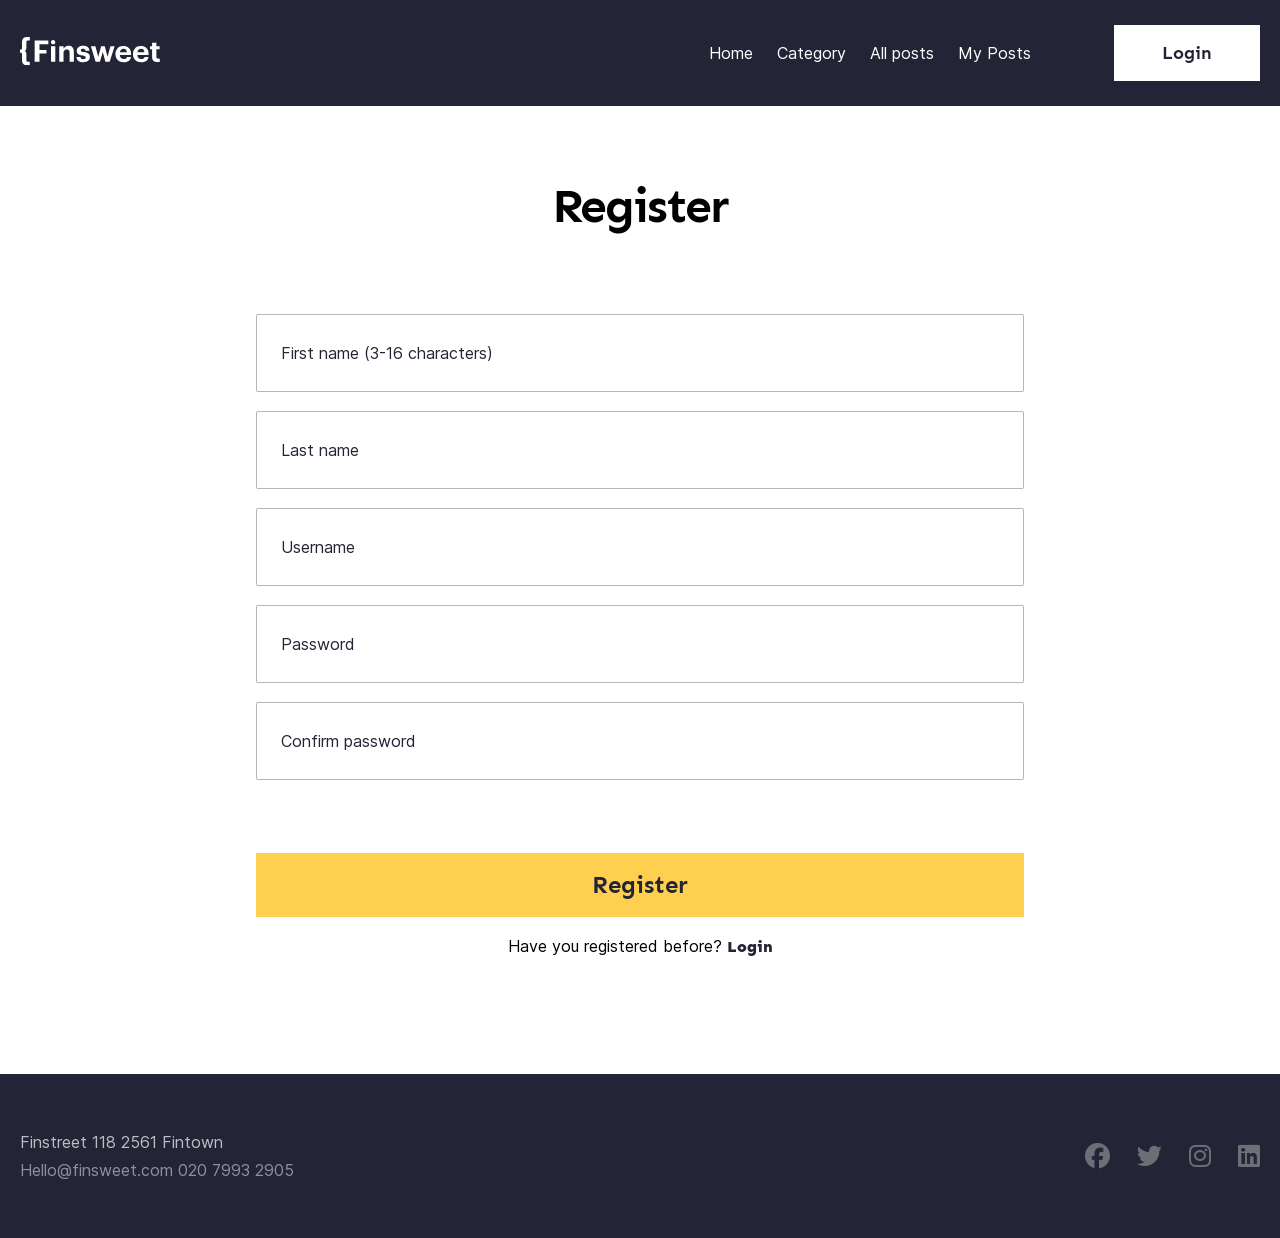
<file: register.html>
<!DOCTYPE html>
<html lang="en">

<head>
    <meta charset="UTF-8">
    <meta http-equiv="X-UA-Compatible" content="IE=edge">
    <meta name="viewport" content="width=device-width, initial-scale=1.0">
    <title>{Finsweet | Register</title>

    <link rel="apple-touch-icon" sizes="180x180" href="./images/favicon/apple-touch-icon.png">
    <link rel="icon" type="image/png" sizes="32x32" href="./images/favicon/favicon-32x32.png">
    <link rel="icon" type="image/png" sizes="16x16" href="./images/favicon/favicon-16x16.png">
    <link rel="manifest" href="./images/favicon/site.webmanifest">
    <link rel="stylesheet" href="https://cdnjs.cloudflare.com/ajax/libs/font-awesome/6.4.0/css/all.min.css" integrity="sha512-iecdLmaskl7CVkqkXNQ/ZH/XLlvWZOJyj7Yy7tcenmpD1ypASozpmT/E0iPtmFIB46ZmdtAc9eNBvH0H/ZpiBw==" crossorigin="anonymous" referrerpolicy="no-referrer"
    />
    <link rel="stylesheet" href="./css/main.css">
</head>

<body>
    <header>
        <nav>
            <div class="container">
                <div class="nav">
                    <div class="nav__logo">
                        <a href="./index.html"><img src="./images/svg/Logo.svg" alt="finsweet"></a>
                    </div>
                    <div class="nav__menuOpen">
                        <i class="fa-solid fa-bars" style="color: #ffffff;"></i>
                    </div>
                    <ul class="nav__mobileMenu">
                        <li class="nav__mobileMenu-item">
                            <a href="./index.html"><svg width="140" height="29" viewBox="0 0 140 29" fill="none" xmlns="http://www.w3.org/2000/svg">
                                <g clip-path="url(#clip0_4519_674)">
                                <path d="M139.752 21.6557V25.1203H136.846C133.745 25.0228 132.088 23.3481 132.088 20.2026V12.2899H130.059V9.25068H132.088V5.84814H136.376V9.21523H139.655V12.2456H136.376V19.7773C136.376 20.7962 136.58 21.6114 138.148 21.6114L139.752 21.6557Z" fill="white"/>
                                <path d="M112.965 17.2166V16.9862C112.919 15.9671 113.074 14.9488 113.422 13.9898C113.77 13.0308 114.303 12.1498 114.992 11.3975C115.681 10.6451 116.512 10.0361 117.437 9.6054C118.362 9.17468 119.362 8.9307 120.382 8.88745C120.585 8.88745 120.798 8.88745 121.002 8.88745C125.051 8.88745 128.604 11.2444 128.604 16.8621V18.0583H117.351C117.466 20.6457 118.866 22.1077 121.223 22.1077C123.252 22.1077 124.2 21.2216 124.475 19.928H128.525C128.028 23.3039 125.335 25.1824 121.073 25.1824C116.394 25.1469 112.965 22.1875 112.965 17.2166ZM124.387 15.3469C124.236 12.99 123.049 11.8558 120.984 11.8558C118.919 11.8558 117.732 13.1318 117.44 15.3469H124.387Z" fill="white"/>
                                <path d="M95.4573 17.2166V16.9862C95.4108 15.9685 95.5654 14.9516 95.9122 13.9937C96.259 13.0358 96.7912 12.1557 97.4783 11.4035C98.1654 10.6514 98.994 10.042 99.9168 9.61032C100.839 9.1786 101.838 8.93296 102.856 8.88745C103.06 8.88745 103.272 8.88745 103.476 8.88745C107.526 8.88745 111.088 11.2444 111.088 16.8621V18.0583H99.8433C99.9585 20.6457 101.359 22.1077 103.716 22.1077C105.745 22.1077 106.693 21.2216 106.967 19.928H111.017C110.512 23.3039 107.818 25.1824 103.556 25.1824C98.8864 25.1469 95.4573 22.1875 95.4573 17.2166ZM106.879 15.3469C106.728 12.99 105.541 11.8558 103.476 11.8558C101.412 11.8558 100.26 13.1672 99.932 15.3381L106.879 15.3469Z" fill="white"/>
                                <path d="M70.8867 9.21509H75.4234L78.1968 19.7239L81.2361 9.21509H84.7804L87.5272 19.7239L90.4513 9.21509H94.607L89.6804 24.8277H85.4272L82.769 15.0277L79.9247 24.8277H75.6184L70.8867 9.21509Z" fill="white"/>
                                <path d="M56.4688 19.9189H60.5181C60.7042 21.3278 61.4042 22.1341 63.265 22.1341C64.9308 22.1341 65.7017 21.505 65.7017 20.4328C65.7017 19.3607 64.8156 18.9088 62.5472 18.5898C58.3915 17.9607 56.7877 16.7645 56.7877 13.7164C56.7877 10.4645 59.765 8.85181 62.9903 8.85181C66.4548 8.85181 69.0688 10.11 69.4409 13.6986H65.4447C65.4192 13.4212 65.339 13.1516 65.2087 12.9053C65.0784 12.6591 64.9006 12.4411 64.6855 12.264C64.4705 12.0868 64.2225 11.9541 63.9559 11.8733C63.6892 11.7926 63.4092 11.7655 63.132 11.7936H62.9991C61.5991 11.7936 60.7839 12.4493 60.7839 13.4062C60.7839 14.3632 61.5371 14.7797 63.8232 15.1075C67.7042 15.6923 69.8751 16.6759 69.8751 20.0164C69.8751 23.3569 67.4206 25.1467 63.3093 25.1467C59.1979 25.1467 56.5839 23.2948 56.4688 19.9189Z" fill="white"/>
                                <path d="M39.2617 9.21514H43.5503V11.6873C44.0337 10.7799 44.7674 10.0304 45.6643 9.52772C46.5612 9.02509 47.5835 8.79051 48.6098 8.85185C51.6491 8.85185 53.8554 10.7038 53.8554 14.9303V24.8632H49.6199V15.5506C49.6199 13.4329 48.7959 12.4227 46.882 12.4227C46.4774 12.3875 46.0699 12.4325 45.6829 12.5552C45.2958 12.6779 44.9368 12.8758 44.6264 13.1376C44.316 13.3995 44.0604 13.72 43.8742 14.0809C43.688 14.4417 43.5749 14.8358 43.5415 15.2405C43.5193 15.4288 43.5193 15.6192 43.5415 15.8076V24.8278H39.2617V9.21514Z" fill="white"/>
                                <path d="M30.9858 5.28988C30.9703 4.86229 31.0819 4.4397 31.3067 4.07562C31.5315 3.71153 31.8592 3.42233 32.2484 3.24462C32.6377 3.06691 33.0709 3.00868 33.4932 3.07731C33.9155 3.14594 34.308 3.33834 34.6209 3.63016C34.9338 3.92197 35.1531 4.30007 35.2511 4.71659C35.349 5.13311 35.3211 5.56932 35.171 5.96998C35.0208 6.37065 34.7552 6.71776 34.4076 6.96737C34.0601 7.21697 33.6463 7.35785 33.2187 7.37216H33.139C32.8736 7.38896 32.6074 7.35319 32.3559 7.2669C32.1043 7.18062 31.8723 7.04551 31.673 6.86934C31.4738 6.69317 31.3113 6.4794 31.1949 6.24028C31.0785 6.00117 31.0105 5.74143 30.9947 5.47596C30.9873 5.41422 30.9843 5.35204 30.9858 5.28988ZM30.9858 9.2152H35.3187V24.8279H31.0035L30.9858 9.2152Z" fill="white"/>
                                <path d="M14.6562 3.49121H28.355V7.27476H19.4942V12.9191H26.5119V16.5608H19.4854V24.8279H14.6562V3.49121Z" fill="white"/>
                                <path d="M6.38861 10.4734C6.38861 11.8114 6.38861 13.4418 4.54557 14.1063C6.43291 14.7532 6.38861 16.1266 6.38861 17.562V22.8785C6.38861 23.8886 6.7962 24.5 7.52279 24.6506C7.68244 24.7045 7.85064 24.7285 8.01899 24.7215H9.79114V28.2658H6.86709C3.7481 28.2658 2.02911 26.4937 2.02911 23.2063V16.9152C2.00699 16.5922 1.86458 16.2893 1.63 16.0662C1.39541 15.8431 1.08571 15.716 0.762025 15.7101H0V12.6H0.762025C1.09216 12.5956 1.40796 12.4644 1.64388 12.2334C1.87981 12.0024 2.01776 11.6895 2.02911 11.3595V4.97975C2.02911 1.74557 3.71266 0 6.86709 0H9.81772V3.49114H8.04557C7.87702 3.49163 7.70958 3.51854 7.54937 3.57089C6.82278 3.75696 6.41519 4.35949 6.41519 5.34304L6.38861 10.4734Z" fill="white"/>
                                </g>
                                <defs>
                                <clipPath id="clip0_4519_674">
                                <rect width="140" height="28.3544" fill="white"/>
                                </clipPath>
                                </defs>
                                </svg>
                                </a>
                            <i id="nav__menuClose" class="fa-solid fa-xmark"></i>
                        </li>
                        <li class="nav__mobileMenu-item">
                            <a href="./index.html">Home</a>
                        </li>
                        <li class="nav__mobileMenu-item">
                            <a href="./index.html#blog">Сategory</a>
                        </li>
                        <li class="nav__mobileMenu-item">
                            <a href="./allPosts.html">All posts</a>
                        </li>
                        <li class="nav__mobileMenu-item">
                            <a href="./myPosts.html">My Posts</a>
                        </li>
                        <li class="nav__mobileMenu-item">
                            <a href="./login.html">Login</a>
                        </li>
                    </ul>
                    <ul class="nav__menu">
                        <li class="nav__menu-item">
                            <a href="./index.html">Home</a>
                        </li>
                        <li class="nav__menu-item">
                            <a href="./index.html#blog">Сategory</a>
                        </li>
                        <li class="nav__menu-item">
                            <a href="./allPosts.html">All posts</a>
                        </li>
                        <li class="nav__menu-item">
                            <a href="./myPosts.html">My Posts</a>
                        </li>
                        <li class="nav__menu-item">
                            <a href="./login.html">Login</a>
                        </li>
                    </ul>
                </div>
            </div>
        </nav>
    </header>

    <main>
        <div class="container">
            <div class="register_wrapper">
                <h1>Register</h1>
                <form class="form form__register">
                    <input class="input firstName" type="text" placeholder="First name (3-16 characters)">
                    <input class="input lastName" type="text" placeholder="Last name">
                    <input class="input username" type="text" placeholder="Username">
                    <input class="input password" type="password" placeholder="Password">
                    <input class="input confPassword" type="password" placeholder="Confirm password">
                    <div class="validation">

                    </div>
                    <button class="btn btn_register" type="submit">Register</button>
                </form>
                <div class="to_login">
                    <span>Have you registered before? <a href="./login.html">Login</a></span>
                </div>
            </div>
        </div>
    </main>

    <footer>
        <div class="container">
            <div class="footer">
                <div class="footer__info">
                    <div>Finstreet 118 2561 Fintown</div>
                    <div class="footer__info--email-tel">
                        <a class="footer__info-email" href="mailto:Hello@finsweet.com">Hello@finsweet.com</a>
                        <a class="footer__info-tel" href="tel:+02079932905">020 7993 2905</a>
                    </div>
                </div>
                <div class="footer__socials">
                    <a href="http://www.facebook.com/" target="_blank">
                        <i class="fa-brands fa-facebook"></i>
                    </a>
                    <a href="http://www.twitter.com/" target="_blank">
                        <i class="fa-brands fa-twitter"></i>
                    </a>
                    <a href="http://www.instagram.com/" target="_blank">
                        <i class="fa-brands fa-instagram"></i>
                    </a>
                    <a href="http://www.linkedin.com/" target="_blank">
                        <i class="fa-brands fa-linkedin"></i>
                    </a>
                </div>
            </div>
        </div>
    </footer>
    <script src="./js/app.js"></script>
    <script src="./js/validation.js"></script>
</body>

</html>
</file>
<file: css/main.css>
@import '../fonts/sen/stylesheet.css';
@import '../fonts/inter/stylesheet.css';
* {
  margin: 0;
  padding: 0;
  box-sizing: border-box;
  list-style: none;
  text-decoration: none;
  scroll-behavior: smooth;
}

html,
body {
  height: 100%;
}

main {
  min-height: 100%;
}

.container {
  max-width: 1280px;
  margin: 0 auto;
  padding: 0 20px;
}

nav {
  width: 100%;
  padding: 25px 0;
  background-color: #232536;
}

.nav {
  width: 100%;
  display: flex;
  justify-content: space-between;
  align-items: center;
}
.nav__menuOpen {
  display: none;
  font-size: 25px;
}
@media screen and (max-width: 770px) {
  .nav__menuOpen {
    display: block;
  }
}
.nav__mobileMenu {
  position: fixed;
  top: 0;
  left: -100%;
  height: 100%;
  width: 100%;
  background-color: #232536;
  display: none;
  flex-direction: column;
  transition: all 0.2s linear;
  gap: 24px;
}
.nav__mobileMenu.active {
  left: 0;
}
@media screen and (max-width: 770px) {
  .nav__mobileMenu {
    display: flex;
  }
}
.nav__mobileMenu-item {
  padding: 0 25px;
  font-family: "Inter";
}
.nav__mobileMenu-item:first-child {
  width: 100%;
  padding: 25px 25px;
  height: 83px;
  display: flex;
  align-items: center;
  justify-content: space-between;
  background-color: #FFF;
}
.nav__mobileMenu-item:first-child i {
  font-size: 25px;
}
.nav__mobileMenu-item:first-child svg path {
  fill: #232536;
}
.nav__mobileMenu-item:last-child a {
  display: flex;
  justify-content: center;
  align-items: center;
  width: 200px;
  height: 50px;
  border-radius: 20px;
  font-family: "Sen";
  font-weight: 700;
  font-size: 18px;
  line-height: 24px;
  background-color: #FFF;
  color: #232536;
}
.nav__mobileMenu-item a {
  color: #FFF;
  font-weight: 400;
  font-size: 16px;
  line-height: 28px;
  font-size: 20px;
}
.nav__menu {
  display: flex;
  align-items: center;
  -moz-column-gap: 24px;
       column-gap: 24px;
}
@media screen and (max-width: 770px) {
  .nav__menu {
    display: none;
  }
}
.nav__menu-item {
  font-family: "Inter";
}
.nav__menu-item:last-child {
  margin-left: 59px;
}
.nav__menu-item:last-child a {
  display: block;
  padding: 16px 48px;
  font-family: "Sen";
  font-weight: 700;
  font-size: 18px;
  line-height: 24px;
  background-color: #FFF;
  color: #232536;
}
.nav__menu-item a {
  color: #FFF;
  font-weight: 400;
  font-size: 16px;
  line-height: 28px;
}

.hero {
  padding-top: 128px;
  padding-bottom: 192px;
  background: radial-gradient(30.56% 76.04% at 74.58% 0%, rgba(0, 0, 0, 0) 0%, rgba(0, 0, 0, 0.6) 100%), url(../images/hero.jpg);
  background-repeat: no-repeat;
  background-size: cover;
}
@media screen and (max-width: 770px) {
  .hero {
    padding-top: 70px;
    padding-bottom: 100px;
    background-position: center;
  }
}
.hero__textWrapper {
  max-width: 803px;
  display: flex;
  flex-direction: column;
  gap: 24px;
  font-family: "Inter";
}
@media screen and (max-width: 770px) {
  .hero__textWrapper {
    text-align: center;
  }
}
.hero__posted {
  font-weight: 500;
  font-size: 16px;
  line-height: 125%;
  letter-spacing: 3px;
  text-transform: uppercase;
  color: #FFFFFF;
}
.hero__posted span {
  font-weight: 900;
}
.hero__title {
  font-family: "Sen";
  font-weight: 700;
  font-size: 56px;
  line-height: 114%;
  letter-spacing: -2px;
  color: #FFFFFF;
}
@media screen and (max-width: 770px) {
  .hero__title {
    text-align: center;
    font-size: 36px;
  }
}
.hero__by {
  font-weight: 400;
  font-size: 16px;
  line-height: 175%;
  color: #FFFFFF;
}
.hero__by span {
  color: #FFD050;
}
@media screen and (max-width: 770px) {
  .hero__by {
    font-size: 14px;
  }
}
.hero__info {
  font-weight: 400;
  font-size: 16px;
  line-height: 175%;
  color: #FFFFFF;
}
@media screen and (max-width: 770px) {
  .hero__info {
    font-size: 12px;
    margin-bottom: 40px;
  }
}
.hero__btn {
  padding: 16px 48px;
  font-family: "Sen";
  font-weight: 700;
  font-size: 18px;
  line-height: 133%;
  display: flex;
  align-items: center;
  border: none;
  color: #232536;
  background-color: #FFD050;
  cursor: pointer;
}
@media screen and (max-width: 770px) {
  .hero__btn {
    padding: 12px 24px;
    font-size: 14px;
  }
}

.btn__wrapper {
  margin-top: 48px;
}
@media screen and (max-width: 770px) {
  .btn__wrapper {
    margin: 0 auto;
  }
}

.pop_blogs {
  padding-top: 94px;
}
@media screen and (max-width: 528px) {
  .pop_blogs {
    padding-top: 70px;
  }
}
.pop_blogs__title {
  font-family: "Sen";
  font-weight: 700;
  font-size: 36px;
  line-height: 113%;
  letter-spacing: -2px;
  color: #000000;
  margin-bottom: 64px;
}
@media screen and (max-width: 528px) {
  .pop_blogs__title {
    font-size: 28px;
    margin-bottom: 50px;
  }
}
.pop_blogs .cards {
  padding-bottom: 66px;
  display: flex;
  justify-content: space-evenly;
  flex-wrap: wrap;
  gap: 12px;
  border-bottom: 1px solid rgba(109, 110, 118, 0.3);
}
@media screen and (max-width: 528px) {
  .pop_blogs .cards {
    gap: 20px;
  }
}
.pop_blogs .cards .card {
  max-width: 405px;
  font-family: "Inter";
}
.pop_blogs .cards .card img {
  width: 100%;
  height: 318px;
  -o-object-fit: cover;
     object-fit: cover;
  -o-object-position: center;
     object-position: center;
  margin-bottom: 32px;
}
.pop_blogs .cards .card__text {
  display: flex;
  flex-direction: column;
  gap: 16px;
}
.pop_blogs .cards .card__by {
  font-weight: 500;
  font-size: 14px;
  line-height: 143%;
  color: #4C4C4C;
}
.pop_blogs .cards .card__by span {
  color: #592EA9;
}
.pop_blogs .cards .card__title {
  text-transform: capitalize;
  font-weight: 700;
  font-size: 28px;
  line-height: 143%;
  letter-spacing: -1px;
  color: #232536;
}
@media screen and (max-width: 528px) {
  .pop_blogs .cards .card__title {
    font-size: 24px;
  }
}
.pop_blogs .cards .card__info {
  font-weight: 400;
  font-size: 16px;
  line-height: 175%;
  color: #232536;
  opacity: 0.7;
}
@media screen and (max-width: 528px) {
  .pop_blogs .cards .card__info {
    font-size: 12px;
  }
}

.chooseCategory {
  padding: 70px 0;
}
@media screen and (max-width: 528px) {
  .chooseCategory {
    padding: 50px 0;
  }
}
.chooseCategory__title {
  text-align: center;
  font-family: "Sen";
  font-weight: 700;
  font-size: 36px;
  line-height: 133%;
  letter-spacing: -2px;
  color: #232536;
  margin-bottom: 71px;
}
@media screen and (max-width: 528px) {
  .chooseCategory__title {
    font-size: 28px;
    margin-bottom: 40px;
  }
}
.chooseCategory .cards {
  display: flex;
  flex-wrap: wrap;
  align-items: center;
  justify-content: space-evenly;
  gap: 12px;
}
.chooseCategory .cards .card {
  max-width: 296px;
  padding: 32px;
  border: 1px solid rgba(109, 110, 118, 0.3);
  cursor: pointer;
}
.chooseCategory .cards .card__img {
  width: 48px;
  height: 48px;
  display: flex;
  justify-content: center;
  align-items: center;
  border-radius: 5px;
  margin-bottom: 15px;
}
.chooseCategory .cards .card__title {
  font-family: "Sen";
  font-weight: 700;
  font-size: 28px;
  line-height: 143%;
  letter-spacing: -1px;
  color: #232536;
}
.chooseCategory .cards .card__text {
  font-family: "Inter";
  font-weight: 400;
  font-size: 16px;
  line-height: 175%;
  color: #6D6E76;
}
.chooseCategory .cards .card:hover {
  background-color: #FFD050;
  border: none;
}
.chooseCategory .cards .card:hover .card__img {
  background-color: #FBF6EA;
}

.myPost__wrapper {
  padding: 40px 0;
  display: flex;
  justify-content: space-between;
  align-items: center;
  border-bottom: 1px solid rgba(109, 110, 118, 0.3);
}
@media screen and (max-width: 770px) {
  .myPost__wrapper {
    flex-direction: column;
  }
}

.myPost__title {
  font-family: "Sen";
  font-weight: 700;
  font-size: 48px;
  line-height: 133%;
  letter-spacing: -2px;
  color: #232536;
}
@media screen and (max-width: 528px) {
  .myPost__title {
    font-size: 36px;
  }
}
@media screen and (max-width: 355px) {
  .myPost__title {
    margin-bottom: 10px;
    text-align: center;
  }
}
@media screen and (max-width: 355px) {
  .myPost__btn-wrapper {
    display: flex;
    flex-direction: column;
    justify-content: center;
    align-items: center;
    gap: 10px;
  }
}
.myPost__btn-wrapper button {
  padding: 16px 48px;
  font-family: "Sen";
  font-weight: 700;
  font-size: 18px;
  line-height: 133%;
  color: #232536;
  background-color: #FFD050;
  border: none;
  cursor: pointer;
}
@media screen and (max-width: 528px) {
  .myPost__btn-wrapper button {
    padding: 14px 36px;
    font-size: 14px;
  }
}
@media screen and (max-width: 355px) {
  .myPost__btn-wrapper button {
    padding: 12px 24px;
  }
}
.myPost__btn-delete {
  background-color: #592EA9 !important;
  color: #FFF !important;
}
.myPost__main {
  padding: 40px 0;
  display: flex;
  flex-direction: column;
  gap: 64px;
}
@media screen and (max-width: 528px) {
  .myPost__main {
    gap: 40px;
  }
}
.myPost__main .card {
  max-width: 100%;
  display: flex;
  align-items: flex-start;
  -moz-column-gap: 36px;
       column-gap: 36px;
}
@media screen and (max-width: 1024px) {
  .myPost__main .card {
    flex-direction: column;
    align-items: center;
    text-align: center;
  }
}
@media screen and (max-width: 528px) {
  .myPost__main .card {
    border: 1px solid rgba(109, 110, 118, 0.3);
  }
}
.myPost__main .card img {
  width: 547px;
  height: 318px;
  -o-object-fit: cover;
     object-fit: cover;
  -o-object-position: center;
     object-position: center;
  box-shadow: 0px 0px 3px 0px rgba(0, 0, 0, 0.3);
}
@media screen and (max-width: 1024px) {
  .myPost__main .card img {
    max-width: 100%;
    height: 300px;
    margin-bottom: 40px;
  }
}
@media screen and (max-width: 528px) {
  .myPost__main .card img {
    margin-bottom: 10px;
    height: 250px;
  }
}
.myPost__main .card__text {
  display: flex;
  flex-direction: column;
  gap: 20px;
}
@media screen and (max-width: 528px) {
  .myPost__main .card__text {
    gap: 10px;
    padding: 5px;
  }
}
.myPost__main .card__theme {
  font-family: "Inter";
  font-weight: 600;
  font-size: 16px;
  line-height: 125%;
  letter-spacing: 3px;
  text-transform: uppercase;
  color: #592EA9;
}
@media screen and (max-width: 528px) {
  .myPost__main .card__theme {
    font-size: 14px;
  }
}
.myPost__main .card__title {
  font-family: "Sen";
  font-weight: 700;
  font-size: 36px;
  line-height: 133%;
  letter-spacing: -2px;
  color: #232536;
}
@media screen and (max-width: 528px) {
  .myPost__main .card__title {
    font-size: 24px;
  }
}
.myPost__main .card__info {
  font-family: "Inter";
  font-weight: 400;
  font-size: 16px;
  line-height: 175%;
  color: #6D6E76;
}
@media screen and (max-width: 528px) {
  .myPost__main .card__info {
    font-size: 12px;
  }
}

.addPost__modal {
  padding: 20px;
  position: fixed;
  top: 0;
  left: 0;
  width: 100%;
  height: 100%;
  background-color: rgba(0, 0, 0, 0.5);
  display: flex;
  justify-content: center;
  align-items: center;
  transform: scale(0);
}
.addPost__modal.active {
  transform: scale(1);
}

.addPost {
  width: 800px;
  height: 600px;
  padding: 20px;
  background-color: #FFF;
  position: relative;
  display: flex;
  flex-direction: column;
  justify-content: center;
  align-items: center;
  transform: scale(0);
  transition: all 0.7s ease-in-out;
}
.addPost.active {
  transform: scale(1);
}
@media screen and (max-width: 528px) {
  .addPost {
    height: 400px;
  }
}
.addPost__inputs-wrapper {
  width: 100%;
  display: flex;
  flex-direction: column;
  justify-content: center;
}
.addPost__inputs-wrapper input {
  width: 100%;
  padding: 12px;
  font-family: "Inter";
  font-weight: 400;
  font-size: 14px;
  line-height: 18px;
  color: #232536;
  border: 1px solid rgba(109, 110, 118, 0.5);
  border-radius: 2px;
  margin-bottom: 8px;
}
@media screen and (max-width: 355px) {
  .addPost__inputs-wrapper input {
    padding: 6px;
    font-size: 12px;
  }
}
.addPost__inputs-wrapper input::-moz-placeholder {
  color: #232536;
  opacity: 0.3;
}
.addPost__inputs-wrapper input::placeholder {
  color: #232536;
  opacity: 0.3;
}
.addPost__inputs-wrapper .addPost__description {
  width: 100%;
  max-height: 250px;
  padding: 12px;
  resize: vertical;
  font-family: "Inter";
  font-weight: 400;
  font-size: 14px;
  line-height: 18px;
  color: #232536;
  border: 1px solid rgba(109, 110, 118, 0.5);
  border-radius: 2px;
  margin-bottom: 8px;
}
@media screen and (max-width: 355px) {
  .addPost__inputs-wrapper .addPost__description {
    padding: 6px;
    font-size: 12px;
  }
}
.addPost__inputs-wrapper .addPost__description::-moz-placeholder {
  opacity: 0.3;
}
.addPost__inputs-wrapper .addPost__description::placeholder {
  opacity: 0.3;
}

.close__addPost {
  position: absolute;
  top: 0;
  right: 0;
  width: 40px;
  height: 40px;
  display: flex;
  justify-content: center;
  align-items: center;
  background-color: #FFD050;
  cursor: pointer;
}
.close__addPost i {
  color: #FFF;
  font-size: 25px;
}

.btn__addPost {
  padding: 16px 48px;
  font-family: "Sen";
  font-weight: 700;
  font-size: 18px;
  line-height: 133%;
  color: #232536;
  background-color: #FFD050;
  border: none;
  cursor: pointer;
}
.btn__addPost-wrapper {
  position: absolute;
  bottom: 20px;
  left: 50%;
  transform: translateX(-50%);
}
@media screen and (max-width: 528px) {
  .btn__addPost {
    padding: 14px 36px;
    font-size: 14px;
  }
}
@media screen and (max-width: 355px) {
  .btn__addPost {
    padding: 12px 24px;
  }
}

.custom-file-input {
  color: transparent;
}

.custom-file-input::-webkit-file-upload-button {
  visibility: hidden;
}

.custom-file-input::before {
  content: "Select img";
  color: black;
  display: inline-block;
  background: -webkit-linear-gradient(top, #f9f9f9, #e3e3e3);
  border: 1px solid #999;
  border-radius: 3px;
  padding: 5px 8px;
  outline: none;
  white-space: nowrap;
  -webkit-user-select: none;
  cursor: pointer;
  text-shadow: 1px 1px #fff;
  font-weight: 700;
  font-size: 10pt;
}

.custom-file-input:hover::before {
  border-color: black;
}

.custom-file-input:active {
  outline: 0;
}

.custom-file-input:active::before {
  background: -webkit-linear-gradient(top, #e3e3e3, #f9f9f9);
}

.myPost__main .card.active {
  display: none !important;
}

.category__header {
  padding: 80px 0;
  background-color: #F4F0F8;
}
.category__title {
  font-family: "Sen";
  font-weight: 700;
  font-size: 56px;
  line-height: 114%;
  text-align: center;
  letter-spacing: -2px;
  color: #232536;
  margin-bottom: 16px;
}
.category__description {
  max-width: 515px;
  margin: 0 auto;
  font-family: "Inter";
  font-weight: 400;
  font-size: 16px;
  line-height: 175%;
  text-align: center;
  color: #6D6E76;
  margin-bottom: 32px;
}

.currentPageCategory {
  display: block;
  font-family: "Inter";
  font-weight: 500;
  font-size: 16px;
  line-height: 125%;
  text-align: center;
  letter-spacing: 3px;
  text-transform: uppercase;
  color: #232536;
}
.currentPageCategory a {
  color: #232536;
  text-decoration: underline;
}

.category__resaults-wrapper {
  padding: 57px 0;
}

.category__search {
  width: 100%;
  padding: 24px;
  font-family: "Inter";
  font-weight: 400;
  font-size: 18px;
  line-height: 28px;
  color: #232536;
  border: 1px solid rgba(109, 110, 118, 0.5);
  border-radius: 2px;
  margin-bottom: 57px;
}
@media screen and (max-width: 355px) {
  .category__search {
    padding: 12px;
    font-size: 14px;
  }
}
.category__search::-moz-placeholder {
  opacity: 0.5;
  color: #232536;
}
.category__search::placeholder {
  opacity: 0.5;
  color: #232536;
}
.category__resaults {
  display: flex;
  flex-direction: column;
  gap: 32px;
  margin-bottom: 80px;
}
.category__resaults .card {
  max-width: 100%;
  max-height: 318px;
  display: flex;
  align-items: flex-start;
  -moz-column-gap: 36px;
       column-gap: 36px;
}
@media screen and (max-width: 1024px) {
  .category__resaults .card {
    max-height: 100%;
    flex-direction: column;
    align-items: center;
    text-align: center;
  }
}
@media screen and (max-width: 528px) {
  .category__resaults .card {
    border: 1px solid rgba(109, 110, 118, 0.3);
  }
}
.category__resaults .card__img-wrapper {
  max-width: 547px;
  height: 318px;
}
.category__resaults .card img {
  width: 547px;
  height: 318px;
  -o-object-fit: contain;
     object-fit: contain;
  -o-object-position: center;
     object-position: center;
  box-shadow: 0px 0px 3px 0px rgba(0, 0, 0, 0.3);
}
@media screen and (max-width: 1024px) {
  .category__resaults .card img {
    width: 100%;
    height: 300px;
    margin-bottom: 40px;
  }
}
@media screen and (max-width: 528px) {
  .category__resaults .card img {
    margin-bottom: 10px;
    height: 250px;
  }
}
.category__resaults .card__text {
  max-width: 100%;
  height: 100%;
  overflow: hidden;
  text-overflow: ellipsis;
  display: flex;
  flex-direction: column;
  gap: 20px;
}
@media screen and (max-width: 528px) {
  .category__resaults .card__text {
    gap: 10px;
    padding: 5px;
  }
}
.category__resaults .card__theme {
  font-family: "Inter";
  font-weight: 600;
  font-size: 16px;
  line-height: 125%;
  letter-spacing: 3px;
  text-transform: uppercase;
  color: #592EA9;
}
@media screen and (max-width: 528px) {
  .category__resaults .card__theme {
    font-size: 14px;
  }
}
.category__resaults .card__title {
  font-family: "Sen";
  font-weight: 700;
  font-size: 36px;
  line-height: 133%;
  letter-spacing: -2px;
  color: #232536;
}
@media screen and (max-width: 528px) {
  .category__resaults .card__title {
    font-size: 24px;
  }
}
.category__resaults .card__info {
  font-family: "Inter";
  font-weight: 400;
  font-size: 16px;
  line-height: 175%;
  color: #6D6E76;
}
@media screen and (max-width: 528px) {
  .category__resaults .card__info {
    font-size: 12px;
  }
}

.category__pagination {
  position: relative;
  display: flex;
  justify-content: center;
  align-items: center;
  gap: 8px;
}
.category__pagination button {
  font-family: "Sen";
  font-weight: 700;
  font-size: 28px;
  line-height: 143%;
  display: flex;
  align-items: center;
  text-align: center;
  letter-spacing: -1px;
  border: none;
  background-color: transparent;
  color: #232536;
  cursor: pointer;
}
.category__pagination button.active {
  color: #FFD050;
}
@media screen and (max-width: 528px) {
  .category__pagination button {
    font-size: 16px;
  }
}
.category__pagination span {
  font-family: "Sen";
  font-weight: 700;
  font-size: 28px;
  line-height: 143%;
  display: flex;
  align-items: center;
  text-align: center;
  letter-spacing: -1px;
  border: none;
  background-color: transparent;
  color: #232536;
  cursor: pointer;
}
@media screen and (max-width: 528px) {
  .category__pagination span {
    font-size: 16px;
  }
}

.allPost {
  padding-top: 128px;
  padding-bottom: 192px;
  background-color: #F4F0F8;
}
@media screen and (max-width: 1024px) {
  .allPost {
    padding: 80px 0;
  }
}
@media screen and (max-width: 770px) {
  .allPost {
    padding-top: 70px;
    padding-bottom: 100px;
    background-position: center;
  }
}
.allPost .container {
  display: flex;
  justify-content: space-between;
  align-items: center;
}
@media screen and (max-width: 1024px) {
  .allPost .container {
    flex-direction: column;
  }
}
.allPost__textWrapper {
  max-width: 624px;
  display: flex;
  flex-direction: column;
  gap: 16px;
  color: #232536;
  font-family: "Inter";
}
@media screen and (max-width: 1024px) {
  .allPost__textWrapper {
    text-align: center;
  }
}
.allPost__posted {
  font-weight: 500;
  font-size: 16px;
  line-height: 125%;
  letter-spacing: 3px;
  text-transform: uppercase;
}
.allPost__title {
  font-family: "Sen";
  font-weight: 700;
  font-size: 36px;
  line-height: 133%;
  letter-spacing: -2px;
}
@media screen and (max-width: 770px) {
  .allPost__title {
    text-align: center;
    font-size: 28px;
  }
}
.allPost__by {
  font-weight: 400;
  font-size: 14px;
  line-height: 175%;
}
.allPost__by span {
  color: #592EA9;
}
@media screen and (max-width: 770px) {
  .allPost__by {
    font-size: 14px;
  }
}
.allPost__info {
  font-weight: 400;
  font-size: 16px;
  line-height: 175%;
}
@media screen and (max-width: 770px) {
  .allPost__info {
    font-size: 12px;
    margin-bottom: 40px;
  }
}
.allPost__btn {
  padding: 16px 48px;
  font-family: "Sen";
  font-weight: 700;
  font-size: 18px;
  line-height: 133%;
  display: flex;
  align-items: center;
  border: none;
  color: #232536;
  background-color: #FFD050;
  cursor: pointer;
}
@media screen and (max-width: 770px) {
  .allPost__btn {
    padding: 12px 24px;
    font-size: 14px;
  }
}
.allPost__btn__wrapper {
  margin-top: 48px;
}
@media screen and (max-width: 1024px) {
  .allPost__btn__wrapper {
    margin: 0 auto;
  }
}
.allPost__imgWrapper {
  margin-left: 15px;
}
@media screen and (max-width: 1024px) {
  .allPost__imgWrapper {
    order: -1;
    margin-left: 0;
    margin-bottom: 15px;
  }
}
@media screen and (max-width: 355px) {
  .allPost__imgWrapper {
    display: none;
  }
}
.allPost__imgWrapper img {
  max-width: 515px;
  max-height: 359px;
  -o-object-fit: contain;
     object-fit: contain;
  -o-object-position: center;
     object-position: center;
}
@media screen and (max-width: 1024px) {
  .allPost__imgWrapper img {
    max-width: 300px;
    max-height: 300px;
  }
}

.allPosts__resaults-wrapper {
  padding: 57px 0;
}

.allPosts__search {
  width: 100%;
  padding: 24px;
  font-family: "Inter";
  font-weight: 400;
  font-size: 18px;
  line-height: 28px;
  color: #232536;
  border: 1px solid rgba(109, 110, 118, 0.5);
  border-radius: 2px;
  margin-bottom: 57px;
}
@media screen and (max-width: 355px) {
  .allPosts__search {
    padding: 12px;
    font-size: 14px;
  }
}
.allPosts__search::-moz-placeholder {
  opacity: 0.5;
  color: #232536;
}
.allPosts__search::placeholder {
  opacity: 0.5;
  color: #232536;
}
.allPosts__text {
  padding-bottom: 32px;
  margin-bottom: 64px;
  width: 100%;
  border-bottom: 1px solid rgba(109, 110, 118, 0.3);
}
@media screen and (max-width: 528px) {
  .allPosts__text {
    padding-bottom: 24px;
    margin-bottom: 36px;
  }
}
.allPosts__text h2 {
  font-family: "Sen";
  font-weight: 700;
  font-size: 48px;
  line-height: 133%;
  letter-spacing: -2px;
  color: #232536;
}
@media screen and (max-width: 528px) {
  .allPosts__text h2 {
    text-align: center;
    font-size: 36px;
  }
}
.allPosts__resaults {
  display: flex;
  flex-direction: column;
  gap: 32px;
  margin-bottom: 80px;
}
.allPosts__resaults .card {
  max-width: 100%;
  max-height: 318px;
  display: flex;
  align-items: flex-start;
  -moz-column-gap: 36px;
       column-gap: 36px;
}
@media screen and (max-width: 1024px) {
  .allPosts__resaults .card {
    flex-direction: column;
    align-items: center;
    text-align: center;
    max-height: 100%;
  }
}
@media screen and (max-width: 528px) {
  .allPosts__resaults .card {
    border: 1px solid rgba(109, 110, 118, 0.3);
  }
}
.allPosts__resaults .card__img-wrapper {
  max-width: 547px;
  height: 318px;
}
.allPosts__resaults .card img {
  width: 547px;
  height: 318px;
  -o-object-fit: contain;
     object-fit: contain;
  -o-object-position: center;
     object-position: center;
  box-shadow: 0px 0px 3px 0px rgba(0, 0, 0, 0.3);
}
@media screen and (max-width: 1024px) {
  .allPosts__resaults .card img {
    width: 100%;
    height: 300px;
    margin-bottom: 40px;
  }
}
@media screen and (max-width: 528px) {
  .allPosts__resaults .card img {
    margin-bottom: 10px;
    height: 250px;
  }
}
.allPosts__resaults .card__text {
  max-width: 100%;
  height: 100%;
  overflow: hidden;
  text-overflow: ellipsis;
  display: flex;
  flex-direction: column;
  gap: 20px;
}
@media screen and (max-width: 528px) {
  .allPosts__resaults .card__text {
    gap: 10px;
    padding: 5px;
  }
}
.allPosts__resaults .card__theme {
  font-family: "Inter";
  font-weight: 600;
  font-size: 16px;
  line-height: 125%;
  letter-spacing: 3px;
  text-transform: uppercase;
  color: #592EA9;
}
@media screen and (max-width: 528px) {
  .allPosts__resaults .card__theme {
    font-size: 14px;
  }
}
.allPosts__resaults .card__title {
  font-family: "Sen";
  font-weight: 700;
  font-size: 36px;
  line-height: 133%;
  letter-spacing: -2px;
  color: #232536;
}
@media screen and (max-width: 528px) {
  .allPosts__resaults .card__title {
    font-size: 24px;
  }
}
.allPosts__resaults .card__info {
  font-family: "Inter";
  font-weight: 400;
  font-size: 16px;
  line-height: 175%;
  color: #6D6E76;
}
@media screen and (max-width: 528px) {
  .allPosts__resaults .card__info {
    font-size: 12px;
  }
}

.allPosts__pagination {
  position: relative;
  display: flex;
  justify-content: center;
  align-items: center;
  gap: 8px;
}
.allPosts__pagination button {
  font-family: "Sen";
  font-weight: 700;
  font-size: 28px;
  line-height: 143%;
  display: flex;
  align-items: center;
  text-align: center;
  letter-spacing: -1px;
  border: none;
  background-color: transparent;
  color: #232536;
  cursor: pointer;
}
.allPosts__pagination button.active {
  color: #FFD050;
}
@media screen and (max-width: 528px) {
  .allPosts__pagination button {
    font-size: 16px;
  }
}
.allPosts__pagination span {
  font-family: "Sen";
  font-weight: 700;
  font-size: 28px;
  line-height: 143%;
  display: flex;
  align-items: center;
  text-align: center;
  letter-spacing: -1px;
  border: none;
  background-color: transparent;
  color: #232536;
  cursor: pointer;
}
@media screen and (max-width: 528px) {
  .allPosts__pagination span {
    font-size: 16px;
  }
}

.login_wrapper {
  margin-top: 68px;
  display: flex;
  flex-direction: column;
  align-items: center;
  justify-content: center;
}
@media screen and (max-width: 355px) {
  .login_wrapper {
    margin-top: 40px;
  }
}
.login_wrapper h1 {
  font-family: "Sen";
  font-weight: 700;
  font-size: 48px;
  line-height: 64px;
  letter-spacing: -2px;
  margin-bottom: 76px;
}
@media screen and (max-width: 355px) {
  .login_wrapper h1 {
    margin-bottom: 40px;
  }
}

.form {
  max-width: 768px;
}
.form input {
  width: 100%;
  padding: 24px;
  font-family: "Inter";
  font-weight: 400;
  font-size: 16px;
  line-height: 28px;
  color: #232536;
  border: 1px solid rgba(109, 110, 118, 0.5);
  border-radius: 2px;
  margin-bottom: 19px;
}
@media screen and (max-width: 355px) {
  .form input {
    padding: 12px;
    font-size: 14px;
  }
}
.form input::-moz-placeholder {
  color: #232536;
}
.form input::placeholder {
  color: #232536;
}
.form .btn {
  width: 100%;
  padding: 16px 0;
  margin-top: 54px;
  background-color: #FFD050;
  border: none;
  cursor: pointer;
  font-family: "Sen";
  font-weight: 700;
  font-size: 24px;
  line-height: 32px;
  color: #232536;
}
@media screen and (max-width: 355px) {
  .form .btn {
    padding: 14px 0;
    margin-top: 40px;
    font-size: 20px;
  }
}

.to_register {
  margin-top: 19px;
  font-family: "Inter";
}
@media screen and (max-width: 355px) {
  .to_register {
    font-size: 12px;
    text-align: center;
  }
}
.to_register a {
  font-family: "Sen";
  color: #232536;
  font-weight: 900;
}

.register_wrapper {
  margin: 68px 0;
  display: flex;
  flex-direction: column;
  align-items: center;
  justify-content: center;
}
@media screen and (max-width: 355px) {
  .register_wrapper {
    margin: 40px 0;
  }
}
.register_wrapper h1 {
  font-family: "Sen";
  font-weight: 700;
  font-size: 48px;
  line-height: 64px;
  letter-spacing: -2px;
  margin-bottom: 76px;
}
@media screen and (max-width: 355px) {
  .register_wrapper h1 {
    margin-bottom: 40px;
  }
}

.form {
  max-width: 768px;
}
.form input {
  width: 100%;
  padding: 24px;
  font-family: "Inter";
  font-weight: 400;
  font-size: 16px;
  line-height: 28px;
  color: #232536;
  border: 1px solid rgba(109, 110, 118, 0.5);
  border-radius: 2px;
  margin-bottom: 19px;
}
@media screen and (max-width: 355px) {
  .form input {
    padding: 12px;
    font-size: 14px;
  }
}
.form input::-moz-placeholder {
  color: #232536;
}
.form input::placeholder {
  color: #232536;
}
.form .btn {
  width: 100%;
  padding: 16px 0;
  margin-top: 54px;
  background-color: #FFD050;
  border: none;
  cursor: pointer;
  font-family: "Sen";
  font-weight: 700;
  font-size: 24px;
  line-height: 32px;
  color: #232536;
}
@media screen and (max-width: 355px) {
  .form .btn {
    padding: 14px 0;
    margin-top: 40px;
    font-size: 20px;
  }
}

.to_login {
  margin-top: 19px;
  font-family: "Inter";
}
@media screen and (max-width: 355px) {
  .to_login {
    font-size: 12px;
    text-align: center;
  }
}
.to_login a {
  font-family: "Sen";
  color: #232536;
  font-weight: 900;
}

.validation {
  position: relative;
  bottom: -40px;
  text-align: center;
  font-family: "Inter";
  font-size: 14px;
  color: red;
}
@media screen and (max-width: 355px) {
  .validation {
    bottom: -30px;
  }
}

footer {
  padding: 54px 0;
  background-color: #232536;
}

.footer {
  width: 100%;
  display: flex;
  align-items: center;
  justify-content: space-between;
}
@media screen and (max-width: 528px) {
  .footer {
    flex-direction: column;
    gap: 25px;
  }
}
.footer__info {
  display: flex;
  flex-direction: column;
}
.footer__info * {
  font-family: "Inter";
  font-weight: 400;
  font-size: 16px;
  line-height: 28px;
  color: #FFF;
  opacity: 0.7;
}
@media screen and (max-width: 528px) {
  .footer__info * {
    text-align: center;
  }
}
.footer__info--email-tel {
  display: flex;
  align-items: center;
  -moz-column-gap: 5px;
       column-gap: 5px;
}
@media screen and (max-width: 355px) {
  .footer__info--email-tel {
    flex-direction: column;
  }
}
.footer__info--email-tel a:hover {
  opacity: 1;
}
.footer__socials {
  display: flex;
  align-items: center;
  -moz-column-gap: 27px;
       column-gap: 27px;
}
.footer__socials i {
  font-size: 25px;
  color: #6d6e76;
  transition: all 0.1s ease;
}
@media screen and (max-width: 528px) {
  .footer__socials i.fa-facebook {
    color: #4267B2;
  }
  .footer__socials i.fa-twitter {
    color: #00acee;
  }
  .footer__socials i.fa-instagram {
    color: transparent;
    background: radial-gradient(circle at 30% 107%, #fdf497 0%, #fdf497 5%, #fd5949 45%, #d6249f 60%, #285AEB 90%);
    background: -webkit-radial-gradient(circle at 30% 107%, #fdf497 0%, #fdf497 5%, #fd5949 45%, #d6249f 60%, #285AEB 90%);
    background-clip: text;
    -webkit-background-clip: text;
  }
  .footer__socials i.fa-linkedin {
    color: #2867B2;
  }
}
.footer__socials i.fa-facebook:hover {
  color: #4267B2;
}
.footer__socials i.fa-twitter:hover {
  color: #00acee;
}
.footer__socials i.fa-instagram:hover {
  color: transparent;
  background: radial-gradient(circle at 30% 107%, #fdf497 0%, #fdf497 5%, #fd5949 45%, #d6249f 60%, #285AEB 90%);
  background: -webkit-radial-gradient(circle at 30% 107%, #fdf497 0%, #fdf497 5%, #fd5949 45%, #d6249f 60%, #285AEB 90%);
  background-clip: text;
  -webkit-background-clip: text;
}
.footer__socials i.fa-linkedin:hover {
  color: #2867B2;
}/*# sourceMappingURL=main.css.map */
</file>
